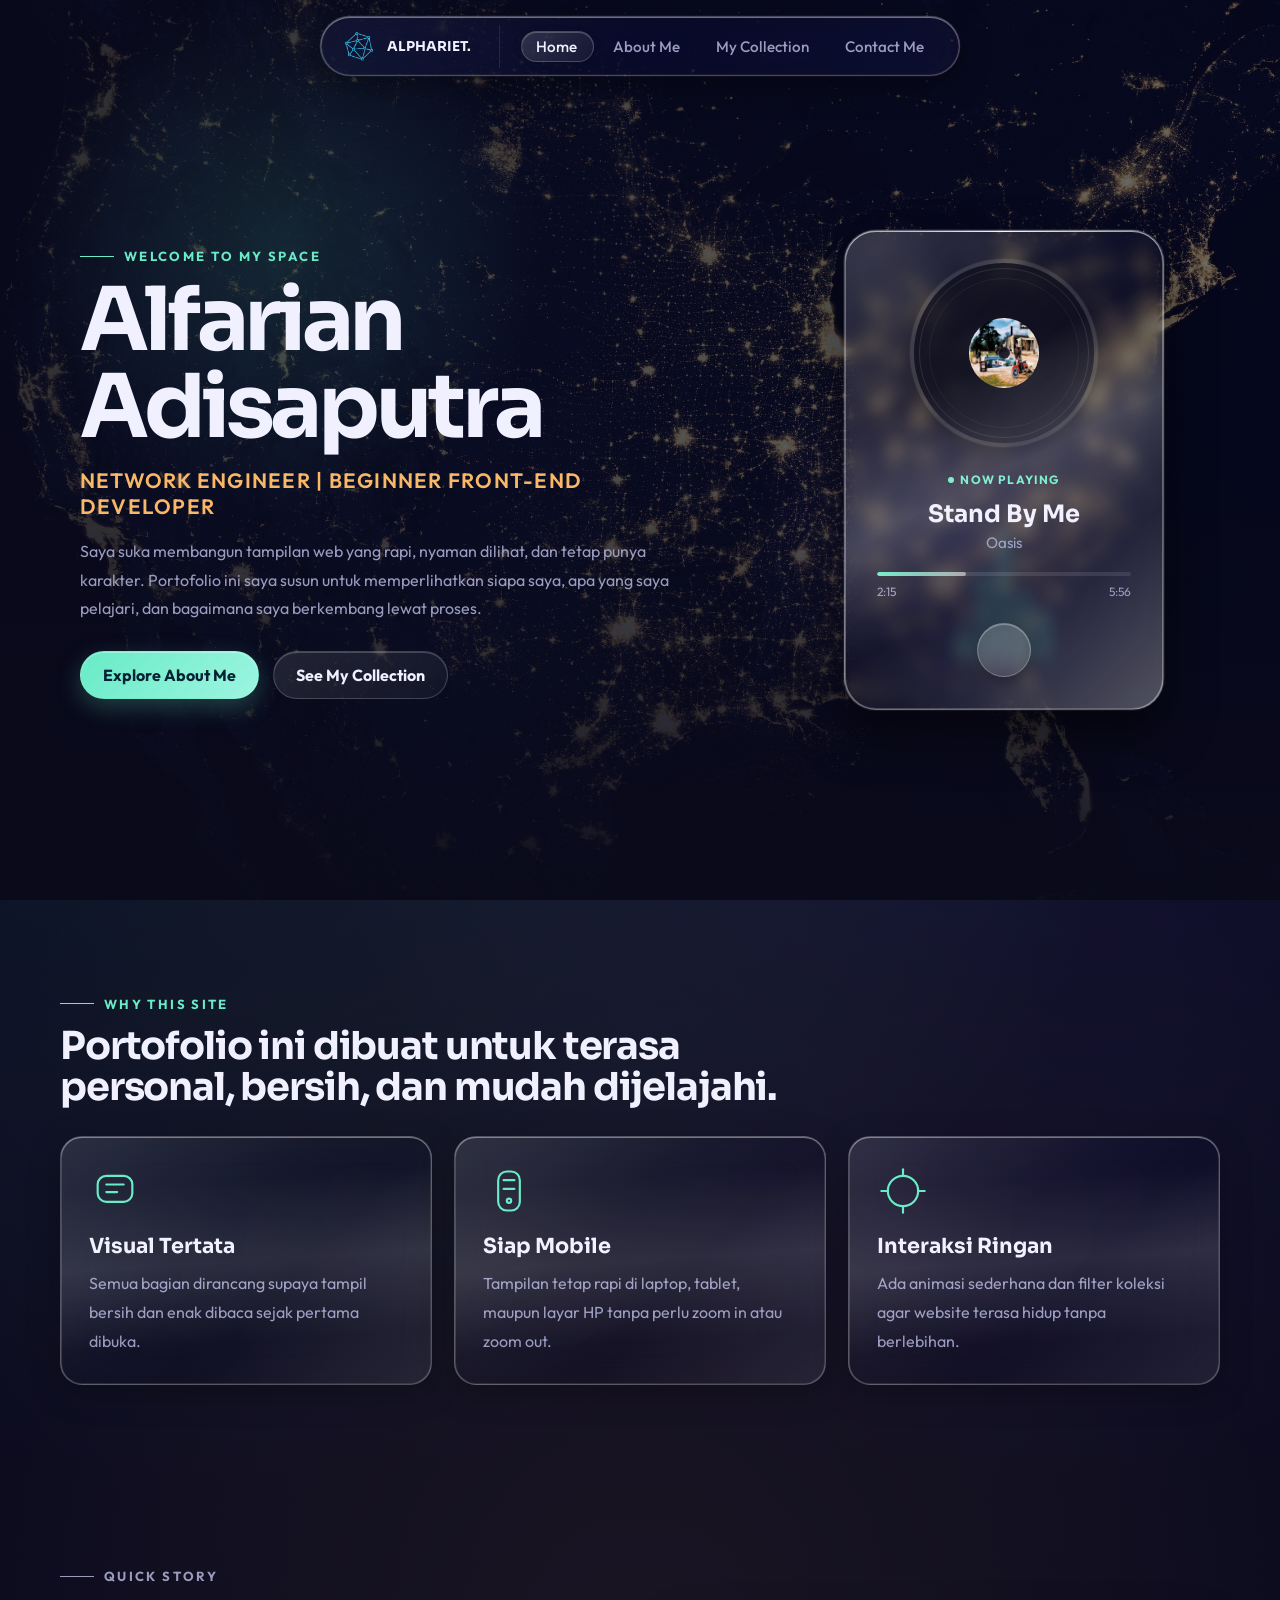
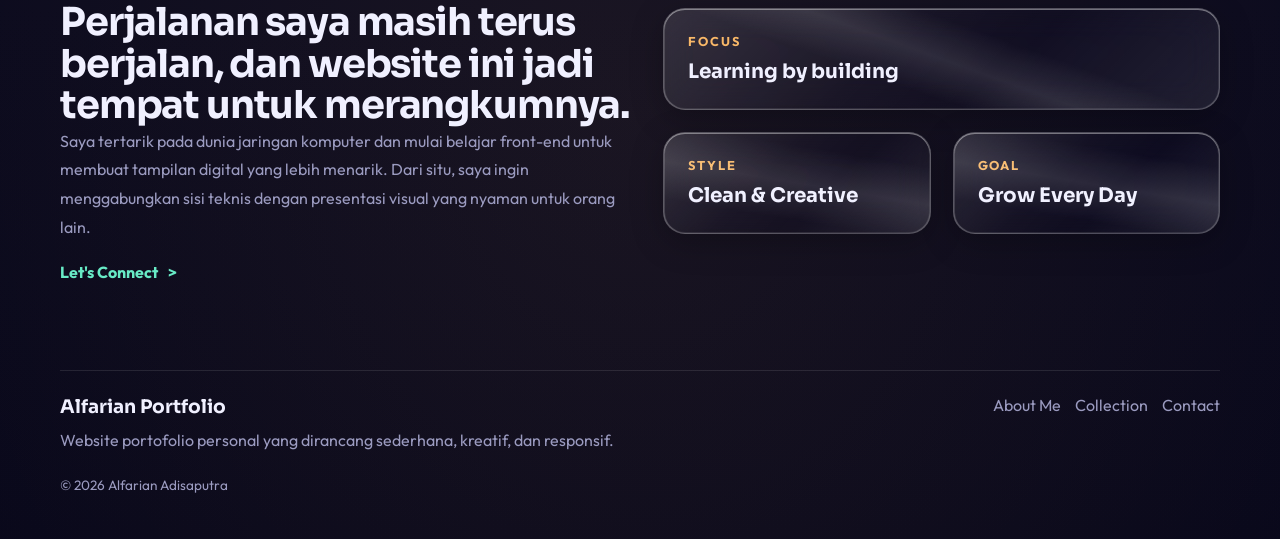
<file: index.html>
<!DOCTYPE html>
<html lang="id">

<head>
    <meta charset="UTF-8">
    <meta name="viewport" content="width=device-width, initial-scale=1.0">
    <meta name="description"
        content="Portofolio Alfarian Adisaputra - website portofolio kreatif, rapi, dan responsif.">
    <link rel="icon" href="img/logos2.png">
    <title>Alfarian | Home</title>
    <link rel="stylesheet" href="./style.css">
</head>

<body data-page="home">
    <div class="site-shell">
        <header class="site-header">
            <nav class="navbar">
                <a class="brand" href="index.html">
                    <img src="img/logos2.png" alt="Logo Alfarian" class="brand-logo">
                    <span class="brand-copy">
                        <strong>ALPHARIET.</strong>
                        <small>Web porto malas</small>
                    </span>
                </a>

                <button class="nav-toggle" type="button" aria-label="Buka menu" aria-expanded="false" data-nav-toggle>
                    <span></span>
                    <span></span>
                    <span></span>
                </button>

                <div class="nav-menu" data-nav-menu>
                    <a href="index.html" class="nav-link is-active">Home</a>
                    <a href="about.html" class="nav-link">About Me</a>
                    <a href="collection.html" class="nav-link">My Collection</a>
                    <a href="contact.html" class="nav-link">Contact Me</a>
                </div>
            </nav>
        </header>

        <main>
            <section class="hero">
                <div class="hero-content reveal">
                    <p class="eyebrow">Welcome To My Space</p>
                    <h1>Alfarian Adisaputra</h1>
                    <p class="hero-role">Network Engineer | Beginner Front-End Developer</p>
                    <p class="hero-text">
                        Saya suka membangun tampilan web yang rapi, nyaman dilihat, dan tetap punya karakter.
                        Portofolio ini saya susun untuk memperlihatkan siapa saya, apa yang saya pelajari,
                        dan bagaimana saya berkembang lewat proses.
                    </p>

                    <div class="hero-actions">
                        <a href="about.html" class="button button-primary">Explore About Me</a>
                        <a href="collection.html" class="button button-secondary">See My Collection</a>
                    </div>
                </div>

                <div class="hero-music-panel reveal is-paused">
                    <div
                        style="position: absolute; width: 0; height: 0; overflow: hidden; opacity: 0; pointer-events: none;">
                        <div id="spotify-player-container"></div>
                    </div>
                    <!-- Bouncing Equalizer Background -->
                    <div class="music-equalizer">
                        <div class="bar bar-1"></div>
                        <div class="bar bar-2"></div>
                        <div class="bar bar-3"></div>
                        <div class="bar bar-4"></div>
                        <div class="bar bar-5"></div>
                    </div>

                    <!-- Floating Music Notes -->
                    <i class="fa-solid fa-music music-note note-1"></i>
                    <i class="fa-solid fa-compact-disc music-note note-2"></i>
                    <i class="fa-solid fa-headphones music-note note-3"></i>

                    <!-- The Music Player Card -->
                    <div class="music-player-card">
                        <div class="vinyl-record">
                            <img src="img/image.png" alt="Stand By Me - Oasis" class="vinyl-art">
                            <div class="vinyl-hole"></div>
                        </div>

                        <div class="music-info">
                            <div class="now-playing-badge">
                                <span class="live-dot"></span> Now Playing
                            </div>
                            <h3>Stand By Me</h3>
                            <p>Oasis</p>

                            <div class="music-progress">
                                <div class="progress-bar">
                                    <div class="progress-fill"></div>
                                </div>
                                <div class="time-info">
                                    <span>2:15</span>
                                    <span>5:56</span>
                                </div>
                            </div>

                            <div class="music-controls">
                                <i class="fa-solid fa-backward-step"></i>
                                <div class="play-btn" id="music-play-btn">
                                    <i class="fa-solid fa-play" id="music-play-icon"></i>
                                </div>
                                <i class="fa-solid fa-forward-step"></i>
                            </div>
                        </div>
                    </div>
                </div>
            </section>

            <section class="section">
                <div class="section-heading reveal">
                    <p class="eyebrow">Why This Site</p>
                    <h2>Portofolio ini dibuat untuk terasa personal, bersih, dan mudah dijelajahi.</h2>
                </div>

                <div class="feature-grid">
                    <article class="feature-card reveal">
                        <div class="feature-icon">
                            <svg viewBox="0 0 48 48" aria-hidden="true">
                                <rect x="8" y="10" width="32" height="24" rx="8"></rect>
                                <path d="M16 18H32"></path>
                                <path d="M16 25H26"></path>
                            </svg>
                        </div>
                        <h3>Visual Tertata</h3>
                        <p>Semua bagian dirancang supaya tampil bersih dan enak dibaca sejak pertama dibuka.</p>
                    </article>

                    <article class="feature-card reveal">
                        <div class="feature-icon">
                            <svg viewBox="0 0 48 48" aria-hidden="true">
                                <rect x="14" y="6" width="20" height="36" rx="8"></rect>
                                <path d="M19 14H29"></path>
                                <path d="M19 22H29"></path>
                                <circle cx="24" cy="33" r="2"></circle>
                            </svg>
                        </div>
                        <h3>Siap Mobile</h3>
                        <p>Tampilan tetap rapi di laptop, tablet, maupun layar HP tanpa perlu zoom in atau zoom out.</p>
                    </article>

                    <article class="feature-card reveal">
                        <div class="feature-icon">
                            <svg viewBox="0 0 48 48" aria-hidden="true">
                                <circle cx="24" cy="24" r="14"></circle>
                                <path d="M24 10V4"></path>
                                <path d="M24 44V38"></path>
                                <path d="M38 24H44"></path>
                                <path d="M4 24H10"></path>
                            </svg>
                        </div>
                        <h3>Interaksi Ringan</h3>
                        <p>Ada animasi sederhana dan filter koleksi agar website terasa hidup tanpa berlebihan.</p>
                    </article>
                </div>
            </section>

            <section class="section showcase">
                <div class="showcase-copy reveal">
                    <p class="eyebrow">Quick Story</p>
                    <h2>Perjalanan saya masih terus berjalan, dan website ini jadi tempat untuk merangkumnya.</h2>
                    <p>
                        Saya tertarik pada dunia jaringan komputer dan mulai belajar front-end untuk membuat tampilan
                        digital yang lebih menarik. Dari situ, saya ingin menggabungkan sisi teknis dengan presentasi
                        visual
                        yang nyaman untuk orang lain.
                    </p>
                    <a href="contact.html" class="text-link">Let&apos;s Connect</a>
                </div>

                <div class="showcase-board reveal">
                    <div class="board-card board-card-large">
                        <span>Focus</span>
                        <strong>Learning by building</strong>
                    </div>
                    <div class="board-card">
                        <span>Style</span>
                        <strong>Clean & Creative</strong>
                    </div>
                    <div class="board-card">
                        <span>Goal</span>
                        <strong>Grow Every Day</strong>
                    </div>
                </div>
            </section>
        </main>

        <footer class="site-footer">
            <div>
                <h3>Alfarian Portfolio</h3>
                <p>Website portofolio personal yang dirancang sederhana, kreatif, dan responsif.</p>
            </div>

            <div class="footer-links">
                <a href="about.html">About Me</a>
                <a href="collection.html">Collection</a>
                <a href="contact.html">Contact</a>
            </div>

            <p class="copyright">&copy; <span data-year></span> Alfarian Adisaputra</p>
        </footer>
    </div>

    <script src="script.js"></script>
</body>

</html>
</file>
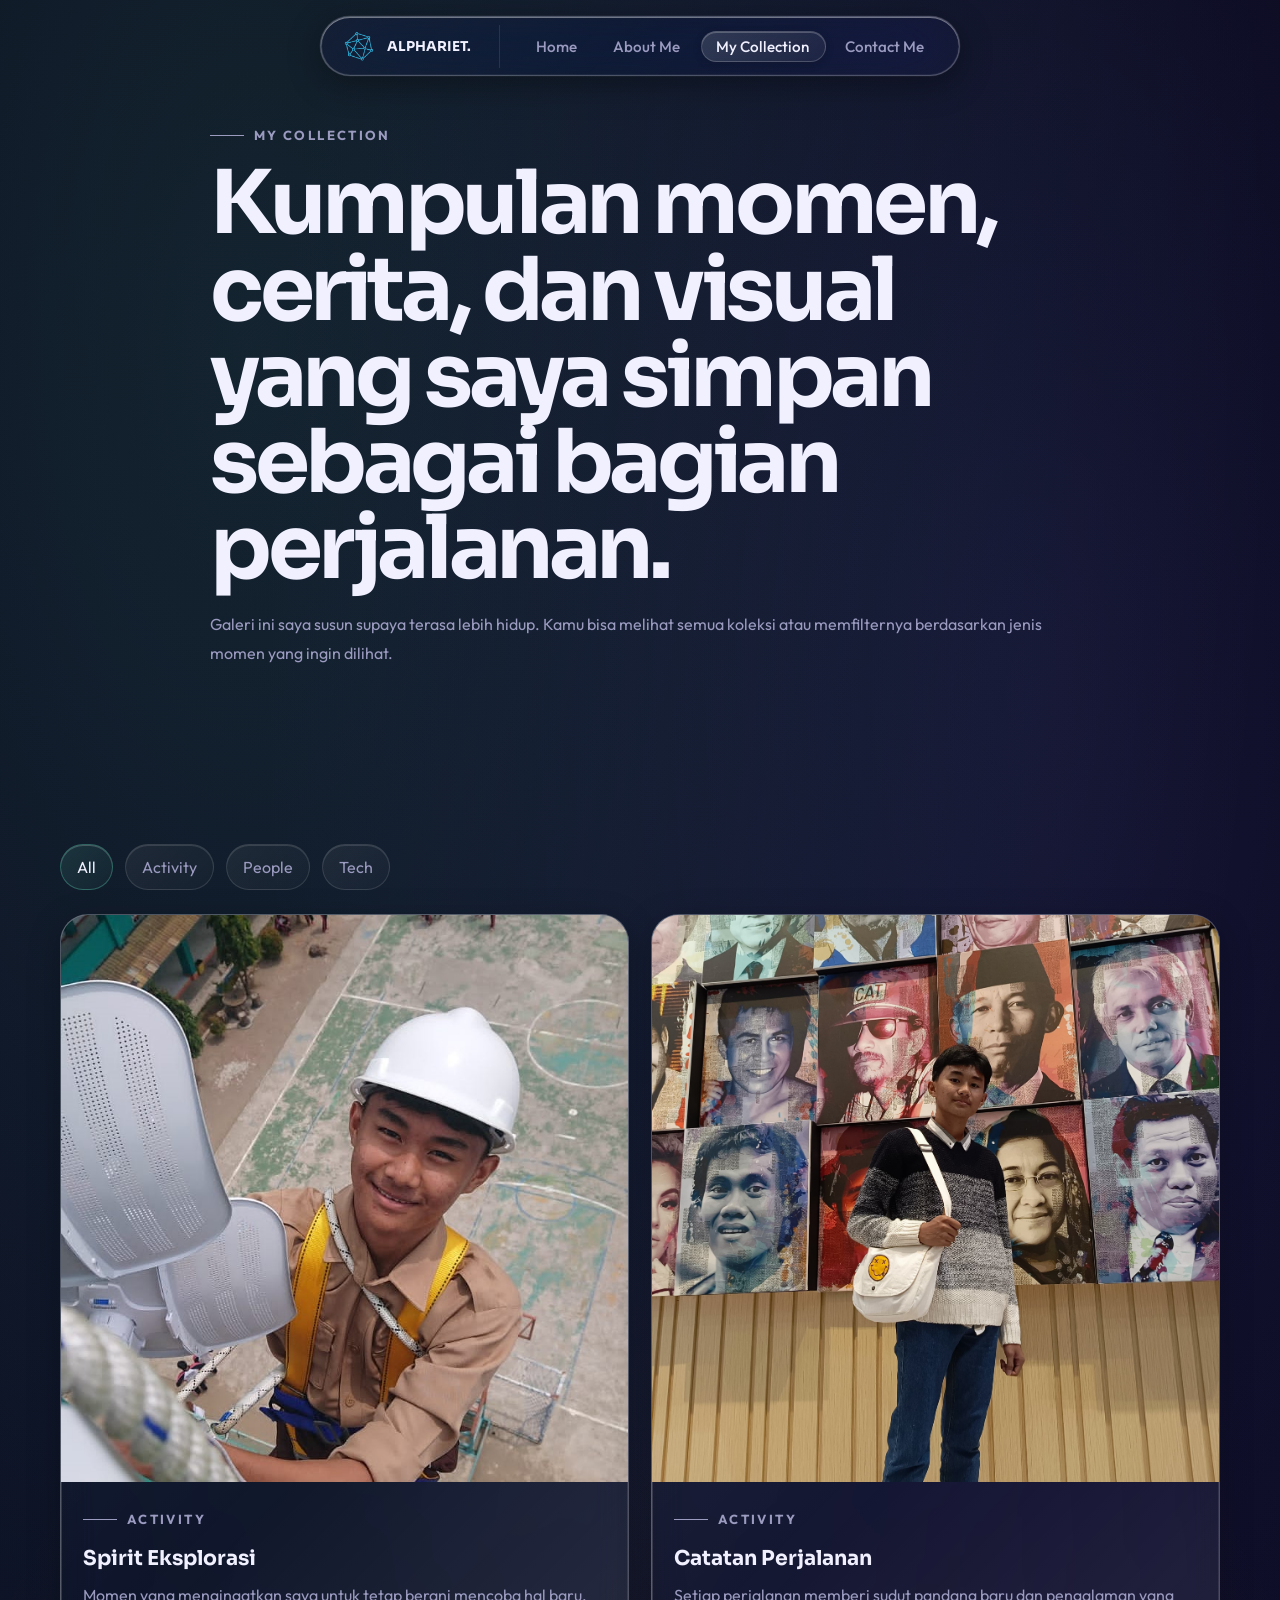
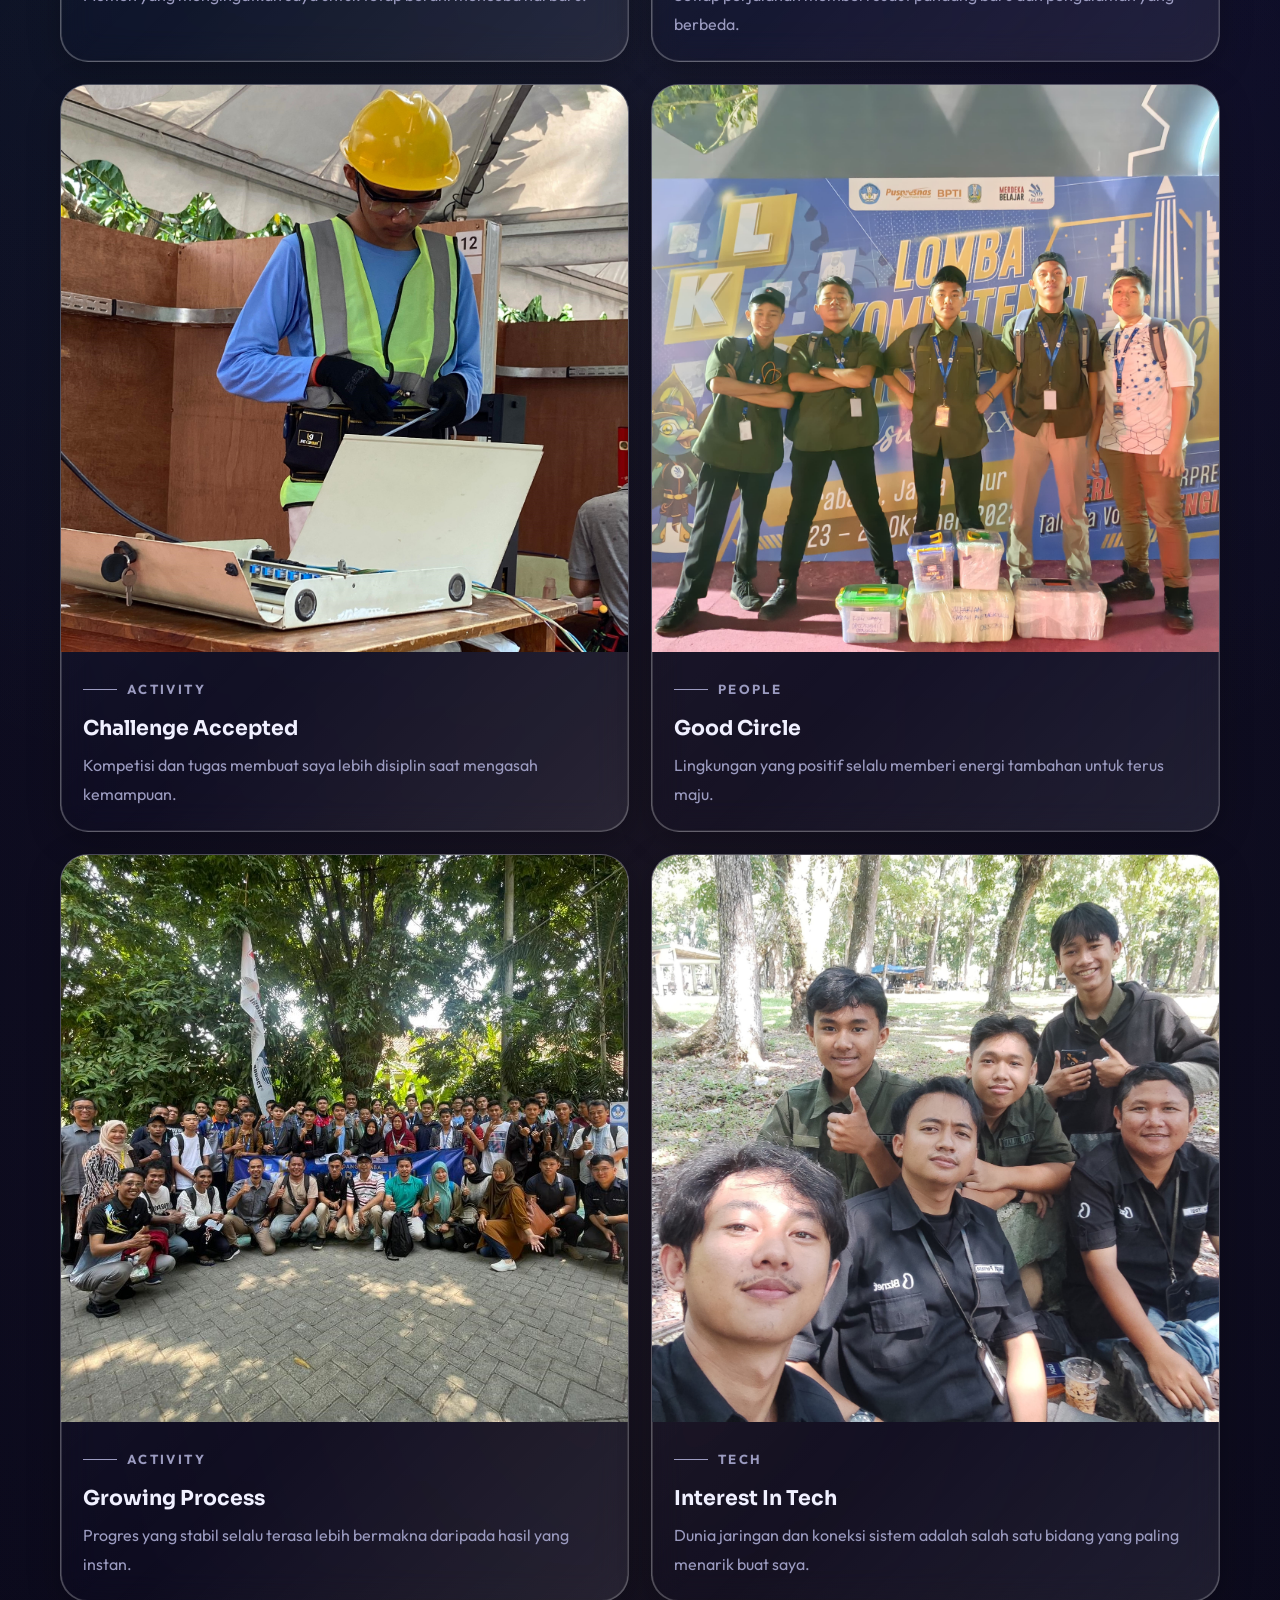
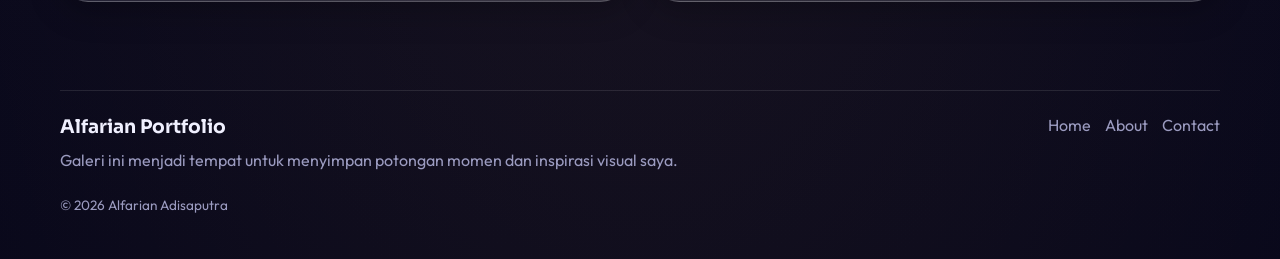
<file: collection.html>
<!DOCTYPE html>
<html lang="id">

<head>
    <meta charset="UTF-8">
    <meta name="viewport" content="width=device-width, initial-scale=1.0">
    <meta name="description" content="Koleksi momen dan dokumentasi perjalanan Alfarian Adisaputra.">
    <link rel="icon" href="img/logos2.png">
    <title>Alfarian | My Collection</title>
    <link rel="stylesheet" href="style.css">
</head>

<body data-page="collection">
    <div class="site-shell">
        <header class="site-header">
            <nav class="navbar">
                <a class="brand" href="index.html">
                    <img src="img/logos2.png" alt="Logo Alfarian" class="brand-logo">
                    <span class="brand-copy">
                        <strong>ALPHARIET.</strong>
                        <small>Creative Portfolio</small>
                    </span>
                </a>

                <button class="nav-toggle" type="button" aria-label="Buka menu" aria-expanded="false" data-nav-toggle>
                    <span></span>
                    <span></span>
                    <span></span>
                </button>

                <div class="nav-menu" data-nav-menu>
                    <a href="index.html" class="nav-link">Home</a>
                    <a href="about.html" class="nav-link">About Me</a>
                    <a href="collection.html" class="nav-link is-active">My Collection</a>
                    <a href="contact.html" class="nav-link">Contact Me</a>
                </div>
            </nav>
        </header>

        <main>
            <section class="page-banner reveal">
                <p class="eyebrow">My Collection</p>
                <h1>Kumpulan momen, cerita, dan visual yang saya simpan sebagai bagian perjalanan.</h1>
                <p>
                    Galeri ini saya susun supaya terasa lebih hidup. Kamu bisa melihat semua koleksi atau memfilternya
                    berdasarkan jenis momen yang ingin dilihat.
                </p>
            </section>

            <section class="section">
                <div class="filter-bar reveal">
                    <button class="filter-button is-active" type="button" data-filter="all">All</button>
                    <button class="filter-button" type="button" data-filter="activity">Activity</button>
                    <button class="filter-button" type="button" data-filter="people">People</button>
                    <button class="filter-button" type="button" data-filter="tech">Tech</button>
                </div>

                <div class="gallery-grid collection-grid">
                    <article class="gallery-card reveal" data-category="activity">
                        <img src="img/panjat.jpg" alt="Momen outdoor dan eksplorasi">
                        <div class="gallery-copy">
                            <p class="eyebrow">Activity</p>
                            <h3>Spirit Eksplorasi</h3>
                            <p>Momen yang mengingatkan saya untuk tetap berani mencoba hal baru.</p>
                        </div>
                    </article>

                    <article class="gallery-card reveal" data-category="activity">
                        <img src="img/hatta.jpg" alt="Dokumentasi kegiatan">
                        <div class="gallery-copy">
                            <p class="eyebrow">Activity</p>
                            <h3>Catatan Perjalanan</h3>
                            <p>Setiap perjalanan memberi sudut pandang baru dan pengalaman yang berbeda.</p>
                        </div>
                    </article>

                    <article class="gallery-card reveal" data-category="activity">
                        <img src="img/lks.jpg" alt="Dokumentasi kompetisi atau acara">
                        <div class="gallery-copy">
                            <p class="eyebrow">Activity</p>
                            <h3>Challenge Accepted</h3>
                            <p>Kompetisi dan tugas membuat saya lebih disiplin saat mengasah kemampuan.</p>
                        </div>
                    </article>

                    <article class="gallery-card reveal" data-category="people">
                        <img src="img/kwn.jpg" alt="Momen bersama teman">
                        <div class="gallery-copy">
                            <p class="eyebrow">People</p>
                            <h3>Good Circle</h3>
                            <p>Lingkungan yang positif selalu memberi energi tambahan untuk terus maju.</p>
                        </div>
                    </article>

                    <article class="gallery-card reveal" data-category="activity">
                        <img src="img/inc.jpg" alt="Dokumentasi kegiatan lain">
                        <div class="gallery-copy">
                            <p class="eyebrow">Activity</p>
                            <h3>Growing Process</h3>
                            <p>Progres yang stabil selalu terasa lebih bermakna daripada hasil yang instan.</p>
                        </div>
                    </article>

                    <article class="gallery-card reveal" data-category="tech">
                        <img src="img/biznet.jpg" alt="Visual teknologi dan jaringan">
                        <div class="gallery-copy">
                            <p class="eyebrow">Tech</p>
                            <h3>Interest In Tech</h3>
                            <p>Dunia jaringan dan koneksi sistem adalah salah satu bidang yang paling menarik buat saya.
                            </p>
                        </div>
                    </article>
                </div>
            </section>
        </main>

        <footer class="site-footer">
            <div>
                <h3>Alfarian Portfolio</h3>
                <p>Galeri ini menjadi tempat untuk menyimpan potongan momen dan inspirasi visual saya.</p>
            </div>

            <div class="footer-links">
                <a href="index.html">Home</a>
                <a href="about.html">About</a>
                <a href="contact.html">Contact</a>
            </div>

            <p class="copyright">&copy; <span data-year></span> Alfarian Adisaputra</p>
        </footer>
    </div>

    <script src="script.js"></script>
</body>

</html>
</file>
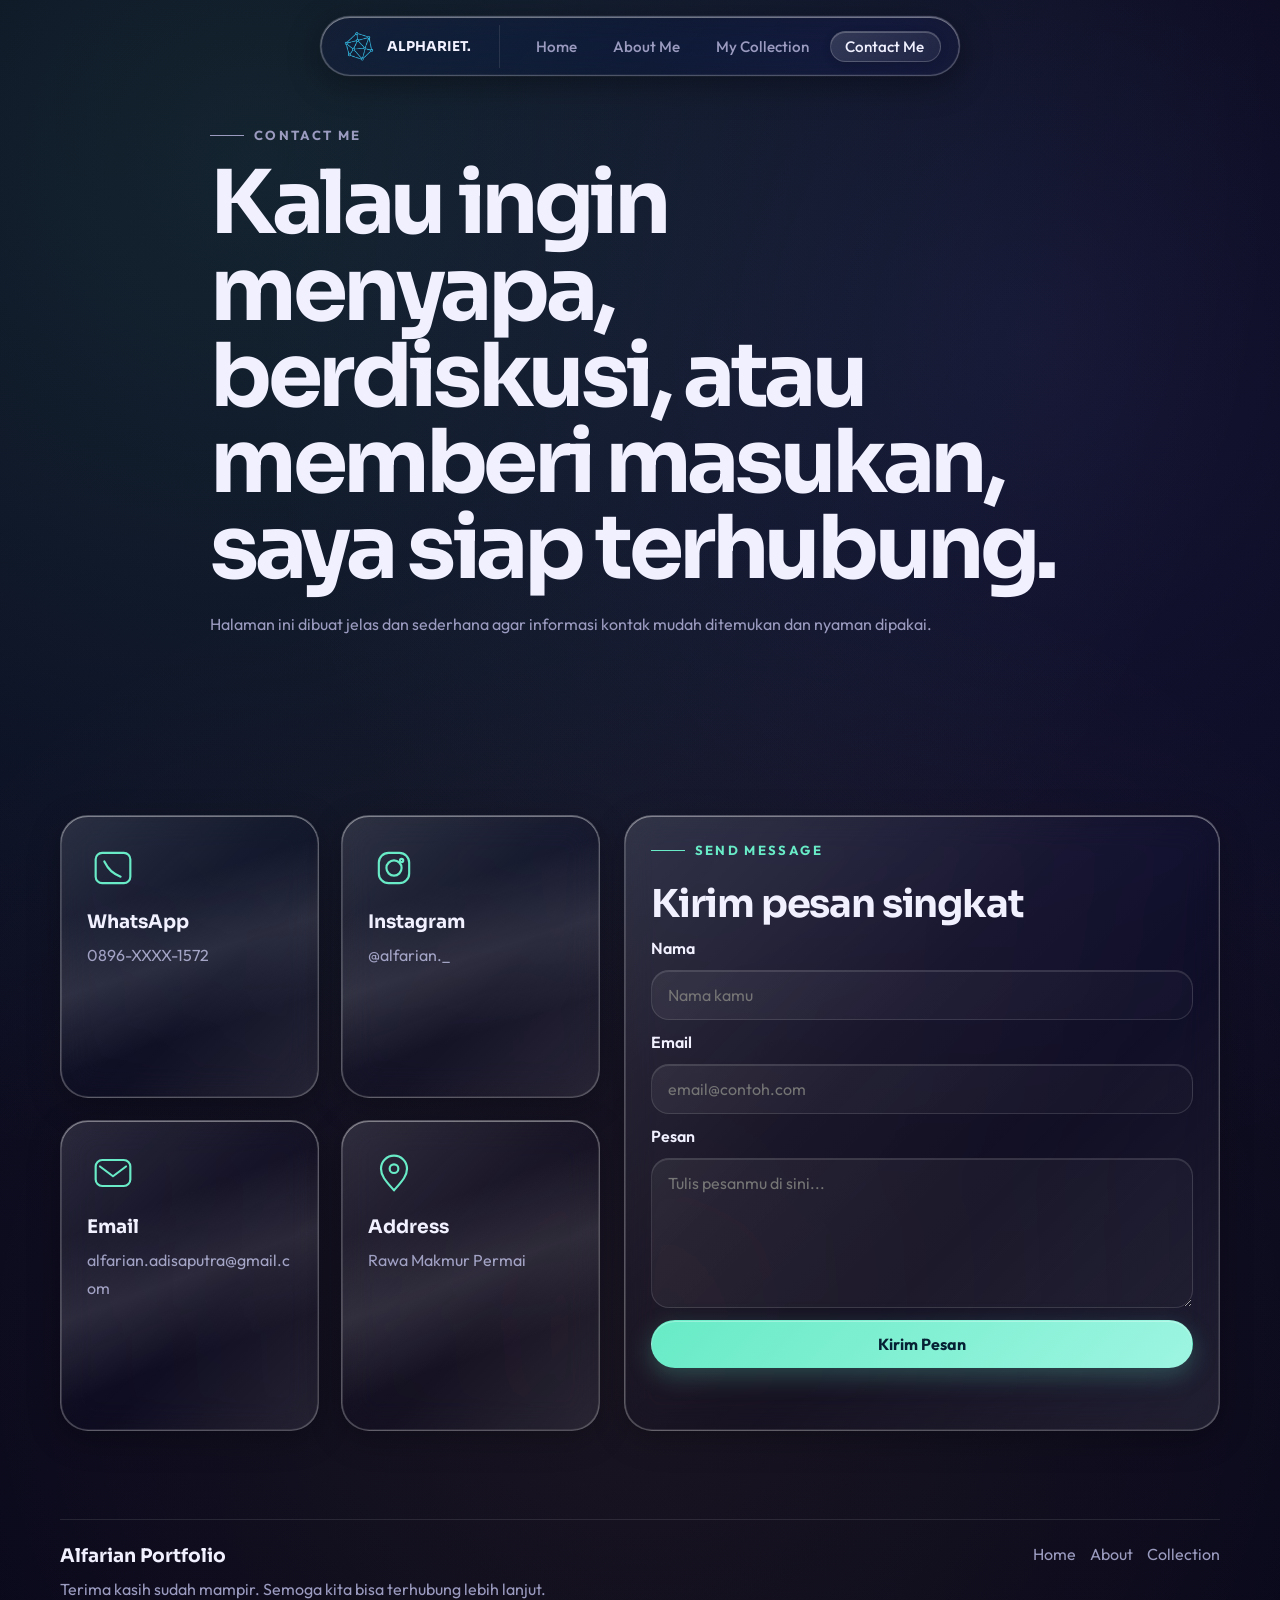
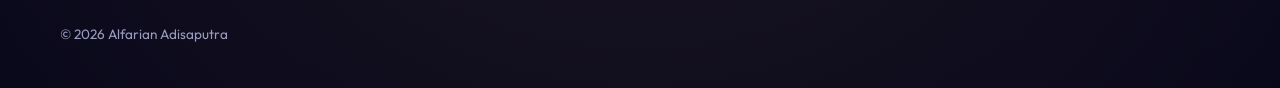
<file: contact.html>
<!DOCTYPE html>
<html lang="id">

<head>
    <meta charset="UTF-8">
    <meta name="viewport" content="width=device-width, initial-scale=1.0">
    <meta name="description" content="Hubungi Alfarian Adisaputra melalui halaman contact me.">
    <link rel="icon" href="img/logos2.png">
    <title>Alfarian | Contact Me</title>
    <link rel="stylesheet" href="style.css">
</head>

<body data-page="contact">
    <div class="site-shell">
        <header class="site-header">
            <nav class="navbar">
                <a class="brand" href="index.html">
                    <img src="img/logos2.png" alt="Logo Alfarian" class="brand-logo">
                    <span class="brand-copy">
                        <strong>ALPHARIET.</strong>
                        <small>Creative Portfolio</small>
                    </span>
                </a>

                <button class="nav-toggle" type="button" aria-label="Buka menu" aria-expanded="false" data-nav-toggle>
                    <span></span>
                    <span></span>
                    <span></span>
                </button>

                <div class="nav-menu" data-nav-menu>
                    <a href="index.html" class="nav-link">Home</a>
                    <a href="about.html" class="nav-link">About Me</a>
                    <a href="collection.html" class="nav-link">My Collection</a>
                    <a href="contact.html" class="nav-link is-active">Contact Me</a>
                </div>
            </nav>
        </header>

        <main>
            <section class="page-banner reveal">
                <p class="eyebrow">Contact Me</p>
                <h1>Kalau ingin menyapa, berdiskusi, atau memberi masukan, saya siap terhubung.</h1>
                <p>
                    Halaman ini dibuat jelas dan sederhana agar informasi kontak mudah ditemukan dan nyaman dipakai.
                </p>
            </section>

            <section class="section contact-layout">
                <div class="contact-cards">
                    <article class="contact-card reveal">
                        <div class="contact-icon">
                            <svg viewBox="0 0 48 48" aria-hidden="true">
                                <path
                                    d="M14 10H34A6 6 0 0 1 40 16V32A6 6 0 0 1 34 38H14A6 6 0 0 1 8 32V16A6 6 0 0 1 14 10Z">
                                </path>
                                <path d="M16 18C20 26 24 29 31 32"></path>
                            </svg>
                        </div>
                        <h3>WhatsApp</h3>
                        <p>0896-XXXX-1572</p>
                    </article>

                    <article class="contact-card reveal">
                        <div class="contact-icon">
                            <svg viewBox="0 0 48 48" aria-hidden="true">
                                <rect x="10" y="10" width="28" height="28" rx="9"></rect>
                                <circle cx="24" cy="24" r="7"></circle>
                                <circle cx="31" cy="17" r="1.5"></circle>
                            </svg>
                        </div>
                        <h3>Instagram</h3>
                        <p>@alfarian._</p>
                    </article>

                    <article class="contact-card reveal">
                        <div class="contact-icon">
                            <svg viewBox="0 0 48 48" aria-hidden="true">
                                <rect x="8" y="12" width="32" height="24" rx="6"></rect>
                                <path d="M12 18L24 27L36 18"></path>
                            </svg>
                        </div>
                        <h3>Email</h3>
                        <p>alfarian.adisaputra@gmail.com</p>
                    </article>

                    <article class="contact-card reveal">
                        <div class="contact-icon">
                            <svg viewBox="0 0 48 48" aria-hidden="true">
                                <path d="M24 40C31 32 36 27 36 20A12 12 0 1 0 12 20C12 27 17 32 24 40Z"></path>
                                <circle cx="24" cy="20" r="4"></circle>
                            </svg>
                        </div>
                        <h3>Address</h3>
                        <p>Rawa Makmur Permai</p>
                    </article>
                </div>

                <form class="contact-form reveal" data-contact-form>
                    <p class="eyebrow">Send Message</p>
                    <h2>Kirim pesan singkat</h2>

                    <label for="name">Nama</label>
                    <input id="name" name="name" type="text" placeholder="Nama kamu" required>

                    <label for="email">Email</label>
                    <input id="email" name="email" type="email" placeholder="email@contoh.com" required>

                    <label for="message">Pesan</label>
                    <textarea id="message" name="message" rows="5" placeholder="Tulis pesanmu di sini..."
                        required></textarea>

                    <button type="submit" class="button button-primary">Kirim Pesan</button>
                    <p class="form-message" data-form-message aria-live="polite"></p>
                </form>
            </section>
        </main>

        <footer class="site-footer">
            <div>
                <h3>Alfarian Portfolio</h3>
                <p>Terima kasih sudah mampir. Semoga kita bisa terhubung lebih lanjut.</p>
            </div>

            <div class="footer-links">
                <a href="index.html">Home</a>
                <a href="about.html">About</a>
                <a href="collection.html">Collection</a>
            </div>

            <p class="copyright">&copy; <span data-year></span> Alfarian Adisaputra</p>
        </footer>
    </div>

    <script src="script.js"></script>
</body>

</html>
</file>
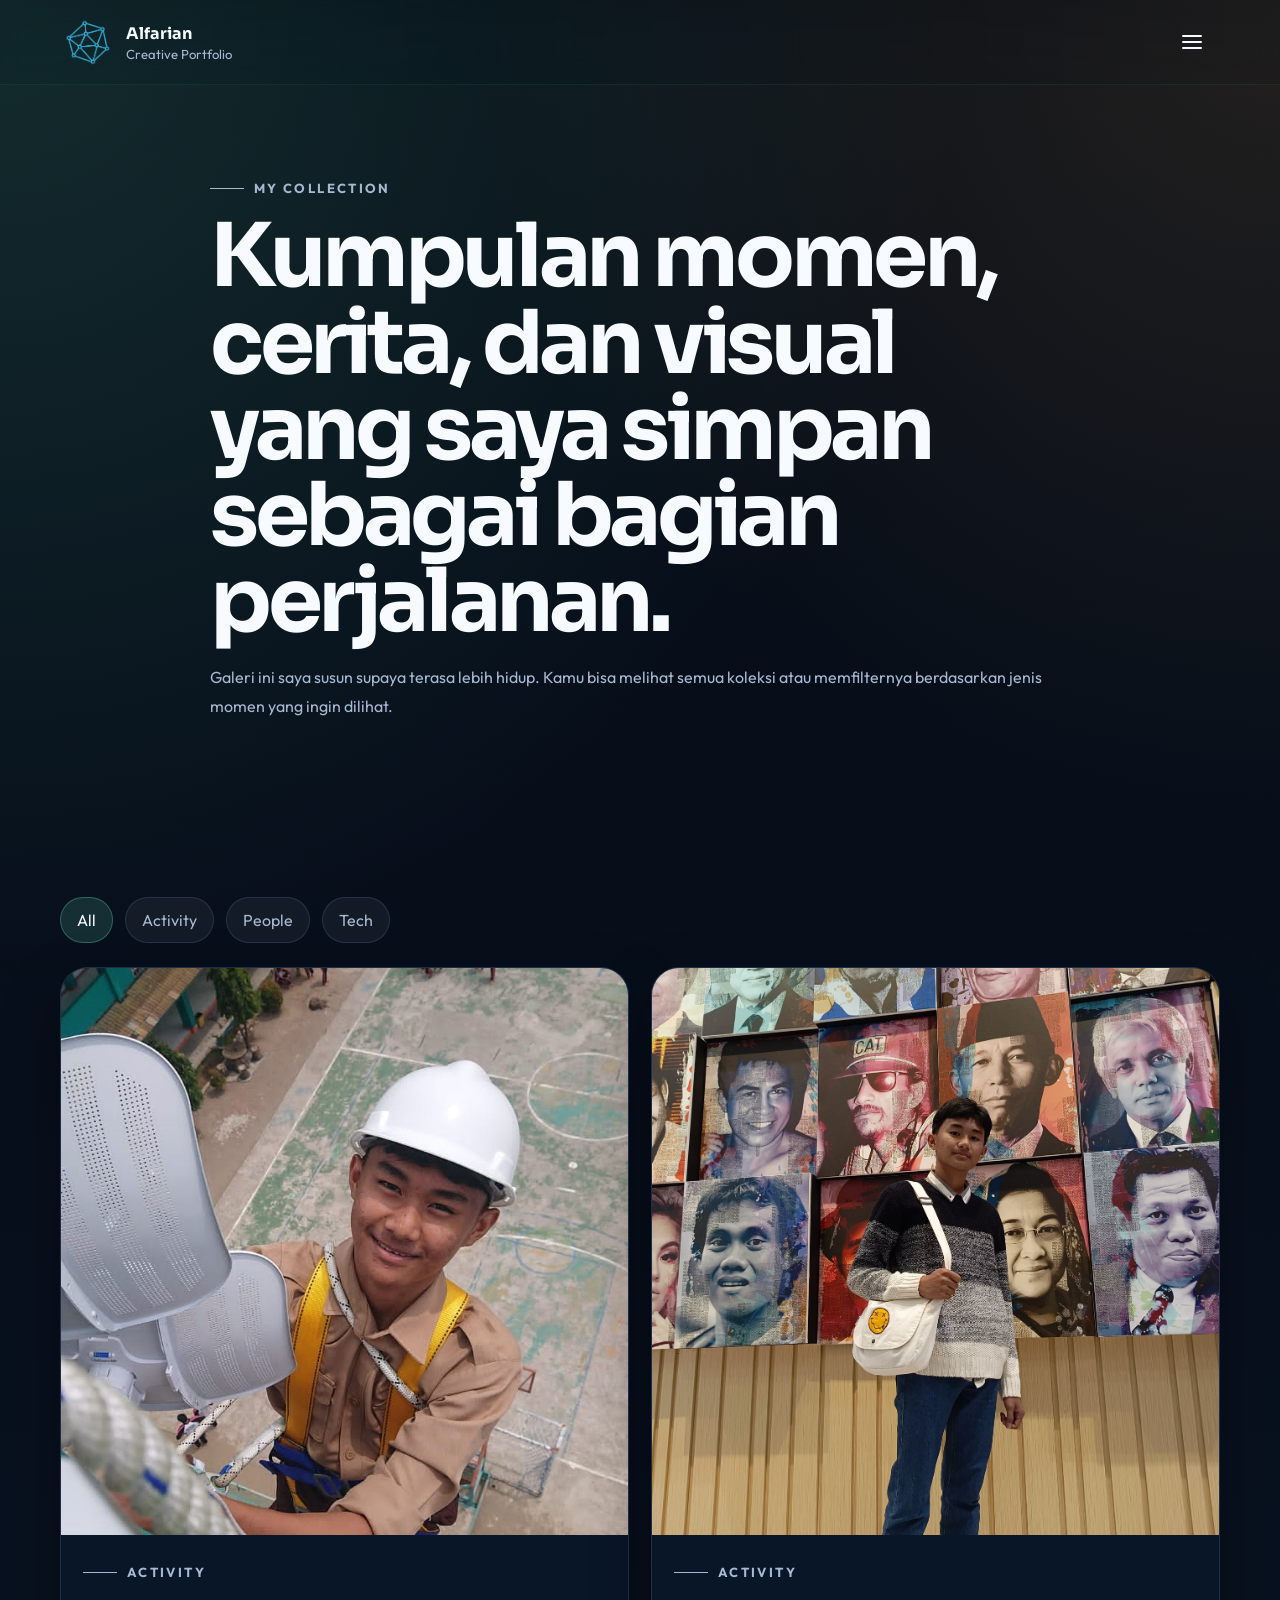
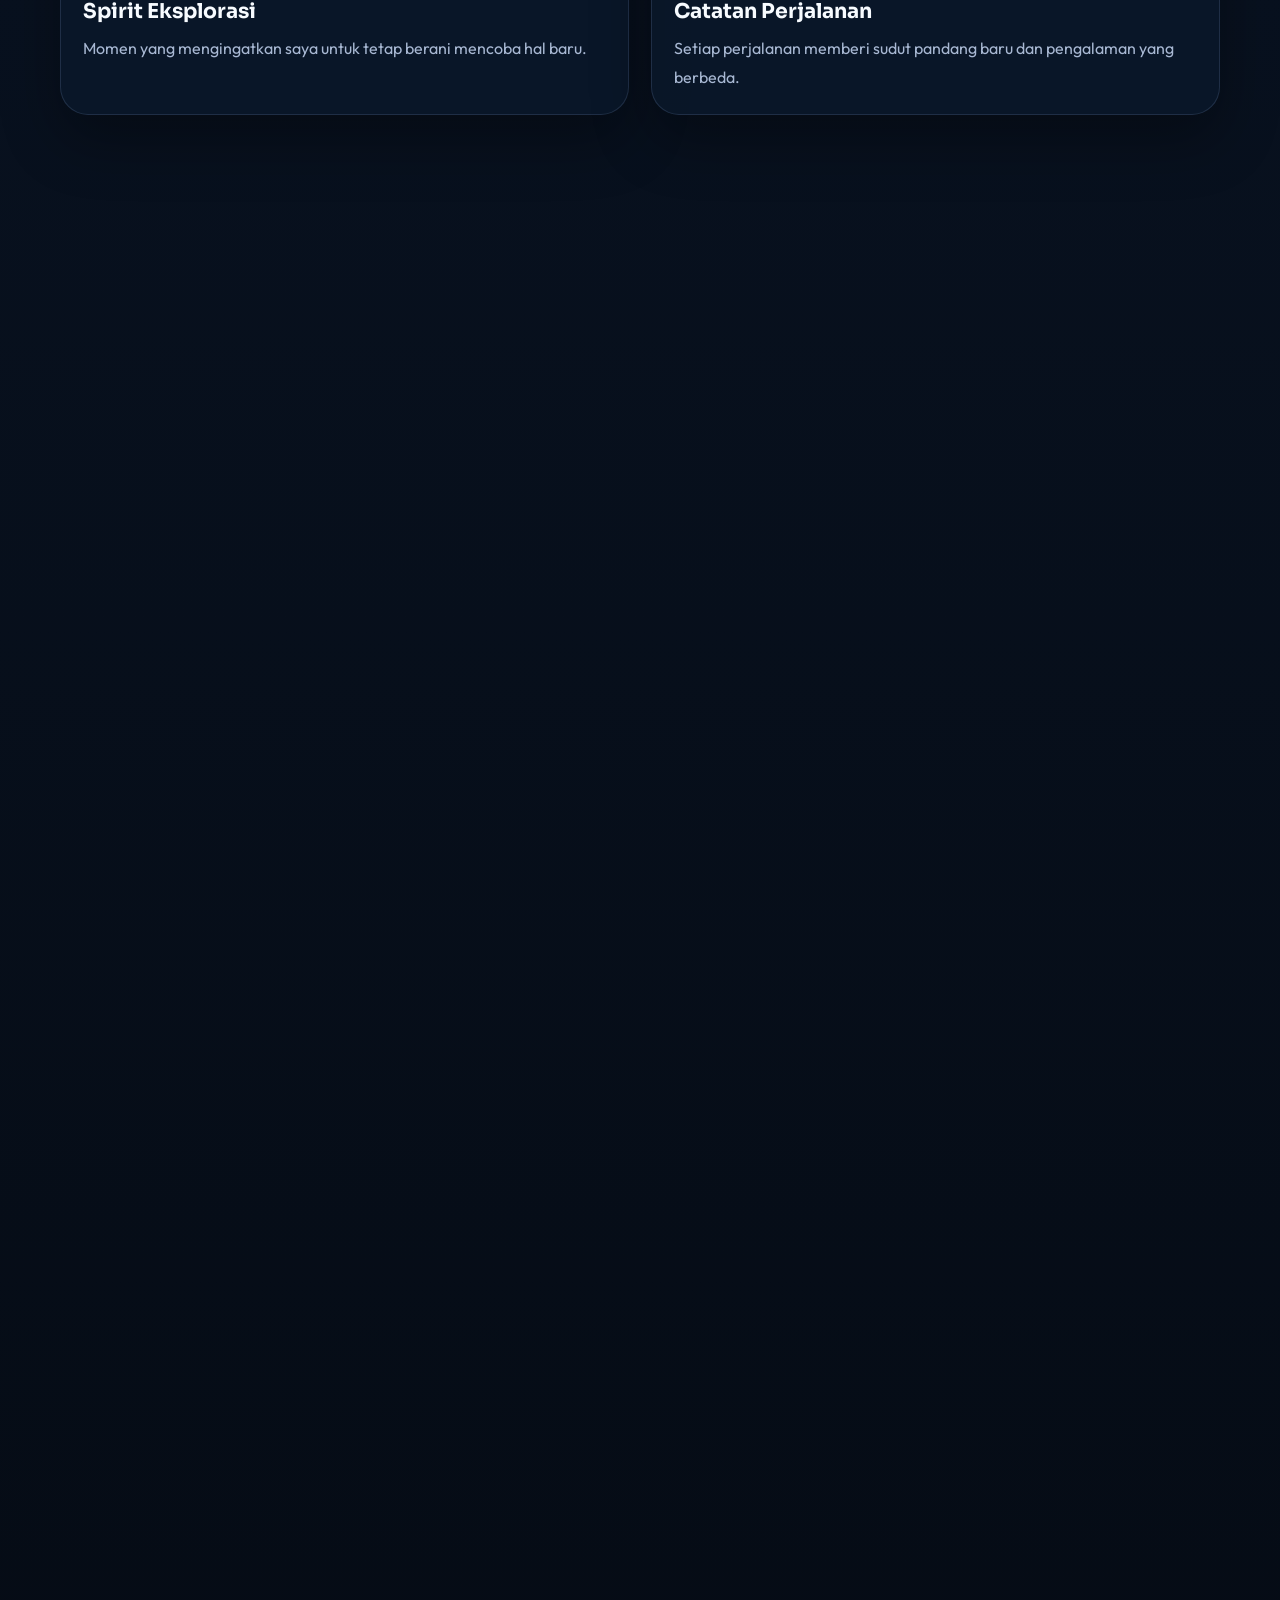
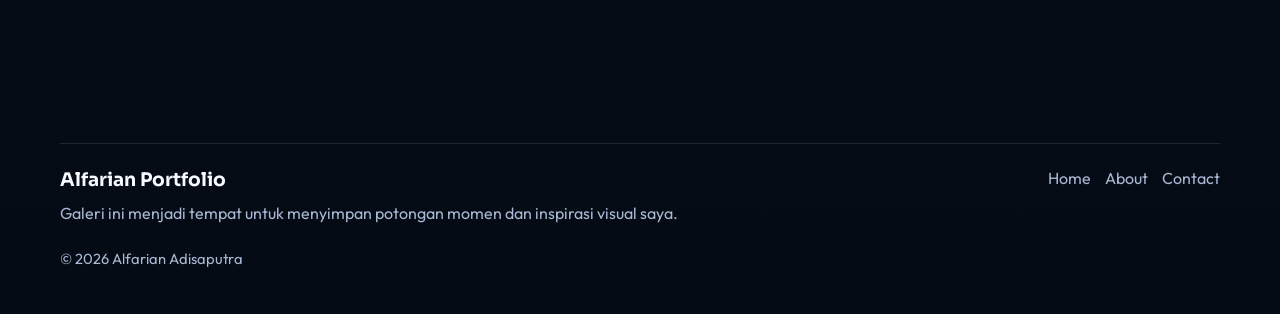
<file: myfirstweb/collection.html>
<!DOCTYPE html>
<html lang="id">

<head>
    <meta charset="UTF-8">
    <meta name="viewport" content="width=device-width, initial-scale=1.0">
    <meta name="description" content="Koleksi momen dan dokumentasi perjalanan Alfarian Adisaputra.">
    <link rel="icon" href="img/logos2.png">
    <title>Alfarian | My Collection</title>
    <link rel="stylesheet" href="style.css">
</head>

<body data-page="collection">
    <div class="site-shell">
        <header class="site-header">
            <nav class="navbar">
                <a class="brand" href="index.html">
                    <img src="img/logos2.png" alt="Logo Alfarian" class="brand-logo">
                    <span class="brand-copy">
                        <strong>Alfarian</strong>
                        <small>Creative Portfolio</small>
                    </span>
                </a>

                <button class="nav-toggle" type="button" aria-label="Buka menu" aria-expanded="false" data-nav-toggle>
                    <span></span>
                    <span></span>
                    <span></span>
                </button>

                <div class="nav-menu" data-nav-menu>
                    <a href="index.html" class="nav-link">Home</a>
                    <a href="about.html" class="nav-link">About Me</a>
                    <a href="collection.html" class="nav-link is-active">My Collection</a>
                    <a href="contact.html" class="nav-link">Contact Me</a>
                </div>
            </nav>
        </header>

        <main>
            <section class="page-banner reveal">
                <p class="eyebrow">My Collection</p>
                <h1>Kumpulan momen, cerita, dan visual yang saya simpan sebagai bagian perjalanan.</h1>
                <p>
                    Galeri ini saya susun supaya terasa lebih hidup. Kamu bisa melihat semua koleksi atau memfilternya
                    berdasarkan jenis momen yang ingin dilihat.
                </p>
            </section>

            <section class="section">
                <div class="filter-bar reveal">
                    <button class="filter-button is-active" type="button" data-filter="all">All</button>
                    <button class="filter-button" type="button" data-filter="activity">Activity</button>
                    <button class="filter-button" type="button" data-filter="people">People</button>
                    <button class="filter-button" type="button" data-filter="tech">Tech</button>
                </div>

                <div class="gallery-grid collection-grid">
                    <article class="gallery-card reveal" data-category="activity">
                        <img src="img/panjat.jpg" alt="Momen outdoor dan eksplorasi">
                        <div class="gallery-copy">
                            <p class="eyebrow">Activity</p>
                            <h3>Spirit Eksplorasi</h3>
                            <p>Momen yang mengingatkan saya untuk tetap berani mencoba hal baru.</p>
                        </div>
                    </article>

                    <article class="gallery-card reveal" data-category="activity">
                        <img src="img/hatta.jpg" alt="Dokumentasi kegiatan">
                        <div class="gallery-copy">
                            <p class="eyebrow">Activity</p>
                            <h3>Catatan Perjalanan</h3>
                            <p>Setiap perjalanan memberi sudut pandang baru dan pengalaman yang berbeda.</p>
                        </div>
                    </article>

                    <article class="gallery-card reveal" data-category="activity">
                        <img src="img/lks.jpg" alt="Dokumentasi kompetisi atau acara">
                        <div class="gallery-copy">
                            <p class="eyebrow">Activity</p>
                            <h3>Challenge Accepted</h3>
                            <p>Kompetisi dan tugas membuat saya lebih disiplin saat mengasah kemampuan.</p>
                        </div>
                    </article>

                    <article class="gallery-card reveal" data-category="people">
                        <img src="img/kwn.jpg" alt="Momen bersama teman">
                        <div class="gallery-copy">
                            <p class="eyebrow">People</p>
                            <h3>Good Circle</h3>
                            <p>Lingkungan yang positif selalu memberi energi tambahan untuk terus maju.</p>
                        </div>
                    </article>

                    <article class="gallery-card reveal" data-category="activity">
                        <img src="img/inc.jpg" alt="Dokumentasi kegiatan lain">
                        <div class="gallery-copy">
                            <p class="eyebrow">Activity</p>
                            <h3>Growing Process</h3>
                            <p>Progres yang stabil selalu terasa lebih bermakna daripada hasil yang instan.</p>
                        </div>
                    </article>

                    <article class="gallery-card reveal" data-category="tech">
                        <img src="img/biznet.jpg" alt="Visual teknologi dan jaringan">
                        <div class="gallery-copy">
                            <p class="eyebrow">Tech</p>
                            <h3>Interest In Tech</h3>
                            <p>Dunia jaringan dan koneksi sistem adalah salah satu bidang yang paling menarik buat saya.
                            </p>
                        </div>
                    </article>
                </div>
            </section>
        </main>

        <footer class="site-footer">
            <div>
                <h3>Alfarian Portfolio</h3>
                <p>Galeri ini menjadi tempat untuk menyimpan potongan momen dan inspirasi visual saya.</p>
            </div>

            <div class="footer-links">
                <a href="index.html">Home</a>
                <a href="about.html">About</a>
                <a href="contact.html">Contact</a>
            </div>

            <p class="copyright">&copy; <span data-year></span> Alfarian Adisaputra</p>
        </footer>
    </div>

    <script src="script.js"></script>
</body>

</html>
</file>
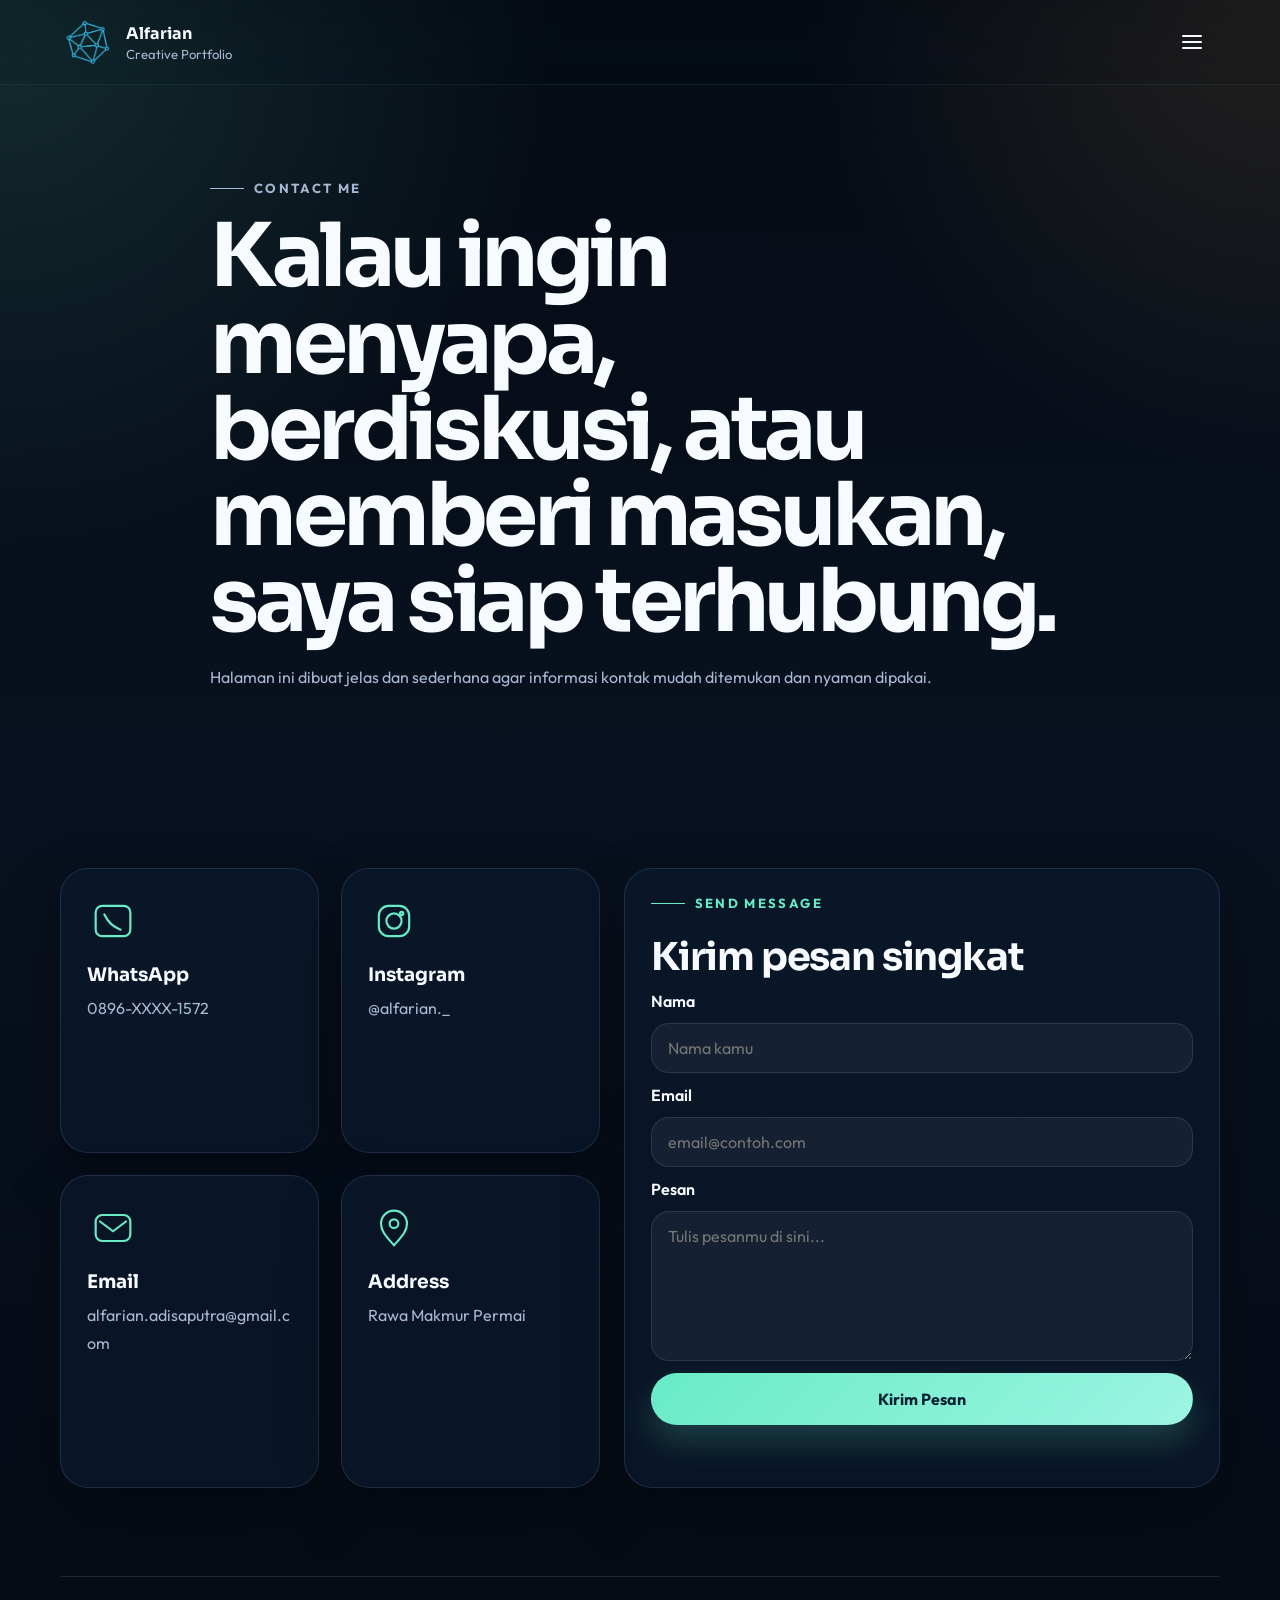
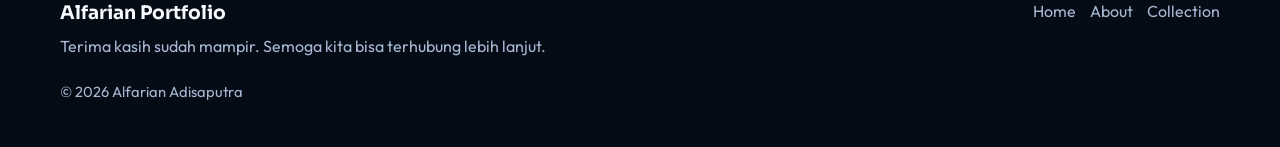
<file: myfirstweb/contact.html>
<!DOCTYPE html>
<html lang="id">
<head>
    <meta charset="UTF-8">
    <meta name="viewport" content="width=device-width, initial-scale=1.0">
    <meta name="description" content="Hubungi Alfarian Adisaputra melalui halaman contact me.">
    <link rel="icon" href="img/logos2.png">
    <title>Alfarian | Contact Me</title>
    <link rel="stylesheet" href="style.css">
</head>
<body data-page="contact">
    <div class="site-shell">
        <header class="site-header">
            <nav class="navbar">
                <a class="brand" href="index.html">
                    <img src="img/logos2.png" alt="Logo Alfarian" class="brand-logo">
                    <span class="brand-copy">
                        <strong>Alfarian</strong>
                        <small>Creative Portfolio</small>
                    </span>
                </a>

                <button class="nav-toggle" type="button" aria-label="Buka menu" aria-expanded="false" data-nav-toggle>
                    <span></span>
                    <span></span>
                    <span></span>
                </button>

                <div class="nav-menu" data-nav-menu>
                    <a href="index.html" class="nav-link">Home</a>
                    <a href="about.html" class="nav-link">About Me</a>
                    <a href="collection.html" class="nav-link">My Collection</a>
                    <a href="contact.html" class="nav-link is-active">Contact Me</a>
                </div>
            </nav>
        </header>

        <main>
            <section class="page-banner reveal">
                <p class="eyebrow">Contact Me</p>
                <h1>Kalau ingin menyapa, berdiskusi, atau memberi masukan, saya siap terhubung.</h1>
                <p>
                    Halaman ini dibuat jelas dan sederhana agar informasi kontak mudah ditemukan dan nyaman dipakai.
                </p>
            </section>

            <section class="section contact-layout">
                <div class="contact-cards">
                    <article class="contact-card reveal">
                        <div class="contact-icon">
                            <svg viewBox="0 0 48 48" aria-hidden="true">
                                <path d="M14 10H34A6 6 0 0 1 40 16V32A6 6 0 0 1 34 38H14A6 6 0 0 1 8 32V16A6 6 0 0 1 14 10Z"></path>
                                <path d="M16 18C20 26 24 29 31 32"></path>
                            </svg>
                        </div>
                        <h3>WhatsApp</h3>
                        <p>0896-XXXX-1572</p>
                    </article>

                    <article class="contact-card reveal">
                        <div class="contact-icon">
                            <svg viewBox="0 0 48 48" aria-hidden="true">
                                <rect x="10" y="10" width="28" height="28" rx="9"></rect>
                                <circle cx="24" cy="24" r="7"></circle>
                                <circle cx="31" cy="17" r="1.5"></circle>
                            </svg>
                        </div>
                        <h3>Instagram</h3>
                        <p>@alfarian._</p>
                    </article>

                    <article class="contact-card reveal">
                        <div class="contact-icon">
                            <svg viewBox="0 0 48 48" aria-hidden="true">
                                <rect x="8" y="12" width="32" height="24" rx="6"></rect>
                                <path d="M12 18L24 27L36 18"></path>
                            </svg>
                        </div>
                        <h3>Email</h3>
                        <p>alfarian.adisaputra@gmail.com</p>
                    </article>

                    <article class="contact-card reveal">
                        <div class="contact-icon">
                            <svg viewBox="0 0 48 48" aria-hidden="true">
                                <path d="M24 40C31 32 36 27 36 20A12 12 0 1 0 12 20C12 27 17 32 24 40Z"></path>
                                <circle cx="24" cy="20" r="4"></circle>
                            </svg>
                        </div>
                        <h3>Address</h3>
                        <p>Rawa Makmur Permai</p>
                    </article>
                </div>

                <form class="contact-form reveal" data-contact-form>
                    <p class="eyebrow">Send Message</p>
                    <h2>Kirim pesan singkat</h2>

                    <label for="name">Nama</label>
                    <input id="name" name="name" type="text" placeholder="Nama kamu" required>

                    <label for="email">Email</label>
                    <input id="email" name="email" type="email" placeholder="email@contoh.com" required>

                    <label for="message">Pesan</label>
                    <textarea id="message" name="message" rows="5" placeholder="Tulis pesanmu di sini..." required></textarea>

                    <button type="submit" class="button button-primary">Kirim Pesan</button>
                    <p class="form-message" data-form-message aria-live="polite"></p>
                </form>
            </section>
        </main>

        <footer class="site-footer">
            <div>
                <h3>Alfarian Portfolio</h3>
                <p>Terima kasih sudah mampir. Semoga kita bisa terhubung lebih lanjut.</p>
            </div>

            <div class="footer-links">
                <a href="index.html">Home</a>
                <a href="about.html">About</a>
                <a href="collection.html">Collection</a>
            </div>

            <p class="copyright">&copy; <span data-year></span> Alfarian Adisaputra</p>
        </footer>
    </div>

    <script src="script.js"></script>
</body>
</html>
</file>
<file: style.css>
@import url('https://fonts.googleapis.com/css2?family=Outfit:wght@300;400;500;600;700;800&family=Sora:wght@500;600;700&display=swap');

:root {
    --bg: #0a0a1a;
    --bg-soft: #111128;
    --panel: rgba(255, 255, 255, 0.06);
    --panel-solid: rgba(255, 255, 255, 0.08);
    --line: rgba(255, 255, 255, 0.12);
    --line-shine: rgba(255, 255, 255, 0.25);
    --text: #f0f0ff;
    --muted: #9b9bc0;
    --accent: #68ebc6;
    --accent-warm: #f8b868;
    --shadow: 0 8px 32px rgba(0, 0, 0, 0.25);
    /* ponytail: liquid glass — NOT frosted blur. Translucent + specular edges + subtle refraction gradient */
    --glass-blur: blur(16px) saturate(120%);
    --glass-bg: linear-gradient(135deg, rgba(255, 255, 255, 0.12) 0%, rgba(255, 255, 255, 0.02) 40%, rgba(255, 255, 255, 0.0) 60%, rgba(255, 255, 255, 0.08) 100%);
    --glass-border: 1px solid rgba(255, 255, 255, 0.25);
    --glass-shine: inset 0 1px 0 rgba(255, 255, 255, 0.4), inset 0 -1px 0 rgba(255, 255, 255, 0.1);
    --glass-edge: inset 1px 0 0 rgba(255, 255, 255, 0.15), inset -1px 0 0 rgba(255, 255, 255, 0.1);
    --radius-lg: 28px;
    --radius-md: 22px;
    --radius-sm: 16px;
    --container: min(1160px, calc(100vw - 48px));
}

* {
    box-sizing: border-box;
    margin: 0;
    padding: 0;
}

html {
    scroll-behavior: smooth;
}

body {
    min-height: 100vh;
    background:
        radial-gradient(ellipse 80% 60% at 20% 10%, rgba(104, 235, 198, 0.12), transparent),
        radial-gradient(ellipse 60% 50% at 80% 20%, rgba(130, 120, 255, 0.10), transparent),
        radial-gradient(ellipse 70% 50% at 50% 80%, rgba(248, 184, 104, 0.08), transparent),
        linear-gradient(180deg, #08081a 0%, #0a0a20 50%, #06061a 100%);
    color: var(--text);
    font-family: "Outfit", sans-serif;
}



img {
    display: block;
    max-width: 100%;
}

a {
    color: inherit;
    text-decoration: none;
}

button,
input,
textarea {
    font: inherit;
}

.site-shell {
    width: 100%;
    overflow-x: clip;
}

/* ponytail: Dynamic Island navbar — sliding blob indicator via JS */
.site-header {
    position: fixed;
    top: 16px;
    left: 50%;
    transform: translateX(-50%);
    z-index: 999;
    width: auto;
    max-width: calc(100vw - 32px);
    border: 1px solid rgba(255, 255, 255, 0.25);
    border-radius: 999px;
    background: linear-gradient(135deg, rgba(30, 30, 60, 0.4) 0%, rgba(20, 20, 45, 0.2) 50%, rgba(30, 30, 60, 0.3) 100%);
    backdrop-filter: blur(32px) saturate(200%);
    -webkit-backdrop-filter: blur(32px) saturate(200%);
    box-shadow:
        inset 0 1px 0 rgba(255, 255, 255, 0.4),
        inset 0 -1px 0 rgba(255, 255, 255, 0.05),
        inset 1px 0 0 rgba(255, 255, 255, 0.15),
        inset -1px 0 0 rgba(255, 255, 255, 0.05),
        0 8px 32px rgba(0, 0, 0, 0.35),
        0 0 0 0.5px rgba(255, 255, 255, 0.1);
    transition:
        transform 0.5s cubic-bezier(0.16, 1, 0.3, 1),


        padding 0.6s cubic-bezier(0.4, 0, 0.2, 1),
        background 0.4s ease,
        border-color 0.4s ease;
    will-change: transform;
    overflow: hidden;
    /* To clip menu when compacting */
}

.site-header.is-scrolled {
    background: linear-gradient(135deg, rgba(30, 30, 60, 0.5) 0%, rgba(20, 20, 45, 0.3) 50%, rgba(30, 30, 60, 0.4) 100%);
}

.page-banner,
.section,
.site-footer {
    width: var(--container);
    margin: 0 auto;
}

.navbar {
    position: relative;
    display: flex;
    align-items: center;
    justify-content: center;
    gap: 16px;
    min-height: 58px;
    padding: 4px 12px 4px 24px;

}

.brand {
    display: inline-flex;
    align-items: center;
    gap: 12px;
    flex-shrink: 0;
}

.brand-logo {
    width: 32px;
    height: 32px;
    border-radius: 14px;
    object-fit: cover;
    border: none;
    box-shadow: none;
}

.brand-copy {
    display: grid;
    gap: 1px;
    transition: opacity 0.3s ease;
}

.brand-copy strong,
.hero h1,
.page-banner h1,
.section-heading h2,
.profile-copy h2,
.contact-form h2,
.feature-card h3,
.gallery-copy h3,
.timeline-item h3,
.showcase-copy h2 {
    font-family: "Sora", sans-serif;
}

.brand-copy strong {
    font-size: 0.85rem;
}

.brand-copy small {
    display: none;
}

.nav-menu {
    position: relative;
    display: flex;
    flex-direction: row;
    align-items: center;
    gap: 4px;
    padding: 6px;
    margin: 0 4px 0 12px;
    opacity: 1;
    pointer-events: auto;
    z-index: 10;
    border-left: 1px solid rgba(255, 255, 255, 0.10);
    padding-left: 20px;
    transition: opacity 0.4s ease, transform 0.6s cubic-bezier(0.4, 0, 0.2, 1);
    transform-origin: left center;
}

/* Sliding blob indicator — positioned by JS */
.nav-blob {
    position: absolute;
    border-radius: 999px;
    background: linear-gradient(135deg, rgba(255, 255, 255, 0.14) 0%, rgba(255, 255, 255, 0.05) 100%);
    border: 1px solid rgba(255, 255, 255, 0.18);
    box-shadow: inset 0 1px 0 rgba(255, 255, 255, 0.22), 0 2px 8px rgba(0, 0, 0, 0.15);
    /* "Melele" animation: very springy and elastic, delayed stretch */
    transition:
        left 0.4s ease,
        width 0.4s ease,
        top 0.4s ease,
        height 0.4s ease,
        opacity 0.3s ease;
    z-index: -1;
    pointer-events: none;
    opacity: 0;
}

.nav-link {
    padding: 6px 16px;
    color: var(--muted);
    border-radius: 999px;
    font-size: 0.95rem;
    font-weight: 500;
    transition: color 0.25s ease;
    white-space: nowrap;
    position: relative;
}

.nav-link:hover {
    color: var(--text);
}

.nav-link.is-active {
    color: var(--text);
}

.nav-toggle {
    display: none;
    width: 42px;
    height: 42px;
    border: none;
    border-radius: 999px;
    background: transparent;
    cursor: pointer;
    transition: background 0.2s ease;
}

.nav-toggle:hover {
    background: rgba(255, 255, 255, 0.07);
}

/* desktop: menu always visible, no toggle needed */

.nav-toggle span {
    display: block;
    width: 20px;
    height: 2px;
    margin: 4px auto;
    border-radius: 999px;
    background: var(--text);
    transition: 0.25s ease;
}

.hero {
    width: 100%;
    min-height: 100vh;
    display: grid;
    grid-template-columns: minmax(0, 700px) minmax(320px, 520px);
    justify-content: center;
    align-items: center;
    gap: 28px;
    padding: 100px 0 60px;
    position: relative;
}

.hero::before {
    content: "";
    position: absolute;
    inset: 0;
    z-index: -2;
    background:
        linear-gradient(115deg, rgba(10, 10, 26, 0.88), rgba(10, 10, 26, 0.5)),
        url("img/nasa.jpg") center/cover no-repeat;
    opacity: 0.96;
}

.hero::after {
    content: "";
    position: absolute;
    inset: 0;
    z-index: -1;
    background:
        radial-gradient(circle at 22% 28%, rgba(104, 235, 198, 0.12), transparent 22%),
        radial-gradient(circle at 75% 60%, rgba(130, 120, 255, 0.08), transparent 20%),
        linear-gradient(180deg, transparent 48%, rgba(10, 10, 26, 0.96) 100%);
}

.hero-content {
    max-width: 680px;
    padding-left: clamp(12px, 5vw, 64px);
}

.eyebrow {
    display: inline-flex;
    align-items: center;
    gap: 10px;
    margin-bottom: 14px;
    color: var(--accent);
    font-size: 0.82rem;
    font-weight: 700;
    letter-spacing: 0.18em;
    text-transform: uppercase;
}

.eyebrow::before {
    content: "";
    width: 34px;
    height: 1px;
    background: currentColor;
}

.hero h1,
.page-banner h1 {
    font-size: clamp(2.9rem, 7vw, 5.5rem);
    line-height: 0.98;
    letter-spacing: -0.05em;
}

.hero-role {
    margin-top: 16px;
    color: var(--accent-warm);
    font-size: clamp(1rem, 2vw, 1.3rem);
    font-weight: 600;
    letter-spacing: 0.06em;
    text-transform: uppercase;
}

.hero-text,
.page-banner p,
.feature-card p,
.showcase-copy p,
.profile-copy p,
.timeline-item p,
.gallery-copy p,
.contact-card p,
.site-footer p {
    color: var(--muted);
    line-height: 1.8;
}

.hero-text {
    max-width: 60ch;
    margin-top: 18px;
}

.hero-actions {
    display: flex;
    flex-wrap: wrap;
    gap: 14px;
    margin-top: 28px;
}

.button {
    display: inline-flex;
    align-items: center;
    justify-content: center;
    min-height: 48px;
    padding: 0 22px;
    border-radius: 999px;
    border: 1px solid transparent;
    font-weight: 700;
    transition: transform 0.2s ease;
}

.button:hover {
    transform: translateY(-2px);
}

.button-primary {
    background: linear-gradient(135deg, var(--accent), #9df5e1);
    color: #052133;
    box-shadow: 0 8px 24px rgba(104, 235, 198, 0.25), inset 0 1px 0 rgba(255, 255, 255, 0.3);
}

.button-secondary {
    border-color: rgba(255, 255, 255, 0.18);
    background: linear-gradient(135deg, rgba(255, 255, 255, 0.1) 0%, rgba(255, 255, 255, 0.04) 100%);
    box-shadow: inset 0 1px 0 rgba(255, 255, 255, 0.2);
}

.feature-card,
.timeline-item,
.gallery-card,
.contact-card,
.contact-form,
.board-card {
    position: relative;
    overflow: hidden;
    border: var(--glass-border);
    background: var(--glass-bg);
    backdrop-filter: var(--glass-blur);
    -webkit-backdrop-filter: var(--glass-blur);
    box-shadow: var(--glass-shine), var(--glass-edge), var(--shadow);
    transition: transform 0.3s ease, box-shadow 0.3s ease, border-color 0.3s ease;
}

/* Add subtle glare to all glass cards */
.feature-card::before,
.contact-card::before,
.board-card::before {
    content: '';
    position: absolute;
    top: -50%;
    left: -50%;
    width: 200%;
    height: 200%;
    background: linear-gradient(to bottom right,
            rgba(255, 255, 255, 0) 0%,
            rgba(255, 255, 255, 0) 40%,
            rgba(255, 255, 255, 0.1) 50%,
            rgba(255, 255, 255, 0) 60%,
            rgba(255, 255, 255, 0) 100%);
    transform: rotate(30deg);
    pointer-events: none;
    z-index: 0;
}

.feature-card:hover,
.timeline-item:hover,
.contact-card:hover,
.board-card:hover {
    border-color: rgba(255, 255, 255, 0.35);
    box-shadow: var(--glass-shine), var(--glass-edge), 0 16px 48px rgba(0, 0, 0, 0.3), 0 0 0 0.5px rgba(255, 255, 255, 0.15);
}

.feature-icon svg,
.contact-icon svg {
    width: 100%;
    height: auto;
}

.section,
.page-banner {
    padding: 88px 0;
}

.page-banner {
    max-width: 860px;
    padding-top: 120px;
}

.page-banner p:last-child {
    margin-top: 18px;
}

.section-heading {
    max-width: 760px;
    margin-bottom: 28px;
}

.section-heading h2,
.showcase-copy h2,
.profile-copy h2,
.skills-box h2,
.contact-form h2 {
    font-size: clamp(2rem, 3vw, 3rem);
    line-height: 1.08;
    letter-spacing: -0.03em;
}

.feature-grid,
.gallery-grid,
.contact-cards,
.showcase-board {
    display: grid;
    gap: 22px;
}

.feature-grid {
    grid-template-columns: repeat(3, minmax(0, 1fr));
}

.feature-card {
    padding: 28px;
    border-radius: var(--radius-md);
}

.feature-icon,
.contact-icon {
    width: 52px;
    height: 52px;
    margin-bottom: 16px;
}

.feature-icon svg rect,
.feature-icon svg circle,
.feature-icon svg path,
.contact-icon svg rect,
.contact-icon svg circle,
.contact-icon svg path {
    fill: none;
    stroke: var(--accent);
    stroke-width: 2;
    stroke-linecap: round;
    stroke-linejoin: round;
}

.feature-card h3 {
    margin-bottom: 10px;
    font-size: 1.3rem;
}

.showcase {
    display: grid;
    grid-template-columns: minmax(0, 1.02fr) minmax(280px, 0.98fr);
    gap: 24px;
    align-items: center;
}

.text-link {
    display: inline-flex;
    align-items: center;
    gap: 10px;
    margin-top: 20px;
    color: var(--accent);
    font-weight: 700;
}

.text-link::after {
    content: ">";
}

.showcase-board {
    grid-template-columns: repeat(2, minmax(0, 1fr));
}

.board-card {
    padding: 24px;
    border-radius: var(--radius-md);
}

.board-card span {
    display: block;
    margin-bottom: 10px;
    color: var(--accent-warm);
    font-size: 0.8rem;
    font-weight: 700;
    letter-spacing: 0.14em;
    text-transform: uppercase;
}

.board-card strong {
    font-family: "Sora", sans-serif;
    font-size: 1.25rem;
    line-height: 1.3;
}

.board-card-large {
    grid-column: 1 / -1;
}

.skill-track {
    height: 10px;
    border-radius: 999px;
    background: rgba(255, 255, 255, 0.06);
    overflow: hidden;
    border: 1px solid rgba(255, 255, 255, 0.06);
}

.skill-track span {
    display: block;
    height: 100%;
    border-radius: inherit;
    background: linear-gradient(90deg, var(--accent), var(--accent-warm));
}

.timeline {
    display: grid;
    gap: 18px;
}

.timeline-item {
    display: grid;
    grid-template-columns: 72px minmax(0, 1fr);
    gap: 18px;
    padding: 24px;
    border-radius: var(--radius-md);
}

.timeline-item span {
    display: grid;
    place-items: center;
    width: 56px;
    height: 56px;
    border-radius: 18px;
    background: rgba(104, 235, 198, 0.08);
    border: 1px solid rgba(104, 235, 198, 0.15);
    color: var(--accent);
    font-family: "Sora", sans-serif;
    font-weight: 700;
    box-shadow: inset 0 1px 0 rgba(255, 255, 255, 0.1);
}

.timeline-item h3 {
    margin-bottom: 8px;
    font-size: 1.22rem;
}

.filter-bar {
    display: flex;
    flex-wrap: wrap;
    gap: 12px;
    margin-bottom: 24px;
}

.filter-button {
    padding: 12px 16px;
    border: 1px solid rgba(255, 255, 255, 0.12);
    border-radius: 999px;
    background: linear-gradient(135deg, rgba(255, 255, 255, 0.06) 0%, rgba(255, 255, 255, 0.02) 100%);
    color: var(--muted);
    cursor: pointer;
    transition: 0.2s ease;
    box-shadow: inset 0 1px 0 rgba(255, 255, 255, 0.12);
}

.filter-button:hover,
.filter-button.is-active {
    background: linear-gradient(135deg, rgba(104, 235, 198, 0.12) 0%, rgba(104, 235, 198, 0.04) 100%);
    color: var(--text);
    border-color: rgba(104, 235, 198, 0.3);
    box-shadow: inset 0 1px 0 rgba(255, 255, 255, 0.2);
}

.gallery-grid {
    grid-template-columns: repeat(2, minmax(0, 1fr));
}

.gallery-card {
    overflow: hidden;
    border-radius: var(--radius-lg);
    transition: transform 0.25s ease, opacity 0.25s ease;
}

.gallery-card:hover {
    transform: translateY(-4px);
    border-color: rgba(255, 255, 255, 0.22);
    box-shadow: var(--glass-shine), 0 16px 48px rgba(0, 0, 0, 0.3);
}

.gallery-card.is-hidden {
    display: none;
}

.gallery-card img {
    width: 100%;
    aspect-ratio: 1 / 1;
    object-fit: cover;
}

.gallery-copy {
    padding: 22px;
}

.gallery-copy h3 {
    margin-bottom: 10px;
    font-size: 1.28rem;
}

.contact-layout {
    display: grid;
    grid-template-columns: minmax(0, 0.95fr) minmax(320px, 1.05fr);
    gap: 24px;
}

.contact-cards {
    grid-template-columns: repeat(2, minmax(0, 1fr));
}

.contact-card,
.contact-form {
    padding: 26px;
    border-radius: var(--radius-lg);
}

.contact-card h3 {
    margin: 8px 0 8px;
    font-family: "Sora", sans-serif;
}

.contact-card p {
    word-break: break-word;
}

.contact-form {
    display: grid;
    gap: 12px;
}

.contact-form label {
    font-weight: 600;
}

.contact-form input,
.contact-form textarea {
    width: 100%;
    padding: 14px 16px;
    border: 1px solid rgba(255, 255, 255, 0.12);
    border-radius: 18px;
    background: linear-gradient(135deg, rgba(255, 255, 255, 0.06) 0%, rgba(255, 255, 255, 0.02) 100%);
    color: var(--text);
    outline: none;
    box-shadow: inset 0 1px 0 rgba(255, 255, 255, 0.12);
    transition: border-color 0.2s ease;
}

.contact-form input:focus,
.contact-form textarea:focus {
    border-color: rgba(104, 235, 198, 0.5);
}

.contact-form textarea {
    resize: vertical;
    min-height: 150px;
}

.form-message {
    min-height: 24px;
    color: var(--accent);
}

.site-footer {
    display: grid;
    grid-template-columns: minmax(0, 1fr) auto;
    gap: 18px 24px;
    padding: 24px 0 42px;
    border-top: 1px solid rgba(255, 255, 255, 0.10);
}

.site-footer h3 {
    margin-bottom: 8px;
    font-family: "Sora", sans-serif;
}

.footer-links {
    display: flex;
    flex-wrap: wrap;
    gap: 14px;
    justify-content: flex-end;
}

.footer-links a {
    color: var(--muted);
}

.footer-links a:hover {
    color: var(--text);
}

.copyright {
    grid-column: 1 / -1;
    color: var(--muted);
    font-size: 0.85rem;
}

.reveal {
    opacity: 0;
    transform: translateY(24px);
    transition: opacity 0.6s ease, transform 0.6s ease;
}

.reveal.is-visible {
    opacity: 1;
    transform: translateY(0);
}

.is-menu-open .nav-toggle span:nth-child(1) {
    transform: translateY(6px) rotate(45deg);
}

.is-menu-open .nav-toggle span:nth-child(2) {
    opacity: 0;
}

.is-menu-open .nav-toggle span:nth-child(3) {
    transform: translateY(-6px) rotate(-45deg);
}

.about-intro {
    display: grid;
    grid-template-columns: minmax(0, 1.1fr) minmax(320px, 1fr);
    gap: 48px;
    align-items: center;
}

.about-intro .profile-copy p {
    font-size: 1.05rem;
    color: var(--text);
    margin-bottom: 16px;
    line-height: 1.8;
}

.profile-stats {
    display: grid;
    grid-template-columns: repeat(2, 1fr);
    gap: 16px;
}

.stat-card {
    background: linear-gradient(135deg, rgba(255, 255, 255, 0.07) 0%, rgba(255, 255, 255, 0.02) 50%, rgba(255, 255, 255, 0.05) 100%);
    border: 1px solid rgba(255, 255, 255, 0.14);
    border-radius: var(--radius-md);
    padding: 24px;
    text-align: center;
    display: flex;
    flex-direction: column;
    justify-content: center;
    backdrop-filter: blur(12px) saturate(140%);
    -webkit-backdrop-filter: blur(12px) saturate(140%);
    box-shadow: inset 0 1px 0 rgba(255, 255, 255, 0.2), inset 1px 0 0 rgba(255, 255, 255, 0.06);
    transition: transform 0.2s ease, border-color 0.2s ease;
}

.stat-card:hover {
    transform: translateY(-4px);
    border-color: rgba(255, 255, 255, 0.28);
}

.stat-card strong {
    font-size: clamp(2rem, 4vw, 2.8rem);
    color: var(--accent);
    font-family: "Sora", sans-serif;
    margin-bottom: 4px;
    line-height: 1;
}

.stat-card span {
    color: var(--text);
    font-size: 0.95rem;
    font-weight: 600;
}

.stat-card small {
    color: var(--muted);
    font-size: 0.8rem;
    margin-top: 4px;
}

.contact-info-list {
    list-style: none;
    margin-top: 24px;
    display: grid;
    gap: 12px;
}

.contact-info-list li {
    display: flex;
    align-items: flex-start;
    gap: 12px;
    color: var(--muted);
    font-size: 0.95rem;
    line-height: 1.5;
}

.contact-info-list i {
    color: var(--accent);
    font-size: 1.1rem;
    width: 20px;
    text-align: center;
    margin-top: 3px;
}

.skill-grid {
    display: grid;
    grid-template-columns: repeat(3, 1fr);
    gap: 20px;
    margin-top: 32px;
}

.skill-card {
    background: linear-gradient(135deg, rgba(255, 255, 255, 0.07) 0%, rgba(255, 255, 255, 0.02) 50%, rgba(255, 255, 255, 0.05) 100%);
    border: 1px solid rgba(255, 255, 255, 0.14);
    border-radius: var(--radius-md);
    padding: 24px;
    display: flex;
    flex-direction: column;
    backdrop-filter: blur(12px) saturate(140%);
    -webkit-backdrop-filter: blur(12px) saturate(140%);
    box-shadow: inset 0 1px 0 rgba(255, 255, 255, 0.2), inset 1px 0 0 rgba(255, 255, 255, 0.06);
    transition: transform 0.25s ease, border-color 0.25s ease;
}

.skill-card:hover {
    transform: translateY(-4px);
    border-color: rgba(255, 255, 255, 0.28);
}

.skill-card.is-hidden {
    display: none;
}

.skill-card-head {
    display: flex;
    justify-content: space-between;
    align-items: center;
    margin-bottom: 8px;
}

.skill-card-head strong {
    font-family: "Sora", sans-serif;
    font-size: 1.25rem;
    color: var(--text);
}

.skill-card-head span {
    font-size: 0.85rem;
    color: var(--accent-warm);
    background: rgba(248, 184, 104, 0.08);
    border: 1px solid rgba(248, 184, 104, 0.15);
    padding: 4px 10px;
    border-radius: 999px;
    font-weight: 700;
}

.skill-card>p {
    font-size: 0.85rem;
    color: var(--muted);
    margin-bottom: 24px;
    flex-grow: 1;
}

.skill-level {
    font-size: 0.75rem;
    font-weight: 700;
    letter-spacing: 0.1em;
    text-transform: uppercase;
    color: var(--accent);
    margin-top: 12px;
}

.tech-grid {
    display: flex;
    flex-wrap: wrap;
    justify-content: center;
    gap: 24px;
    max-width: 900px;
    margin: 0 auto;
}

.tech-icon {
    display: flex;
    flex-direction: column;
    align-items: center;
    justify-content: center;
    width: 100px;
    height: 100px;
    background: linear-gradient(145deg, rgba(255, 255, 255, 0.08) 0%, rgba(255, 255, 255, 0.02) 60%, rgba(255, 255, 255, 0.06) 100%);
    border: 1px solid rgba(255, 255, 255, 0.14);
    border-radius: 50%;
    gap: 4px;
    backdrop-filter: blur(10px);
    -webkit-backdrop-filter: blur(10px);
    box-shadow: inset 0 1px 0 rgba(255, 255, 255, 0.2);
    transition: transform 0.3s ease, box-shadow 0.3s ease, border-color 0.3s ease;
    cursor: default;
}

.tech-icon:hover {
    transform: translateY(-8px);
    border-color: rgba(255, 255, 255, 0.3);
    box-shadow: inset 0 1px 0 rgba(255, 255, 255, 0.28), 0 12px 32px rgba(0, 0, 0, 0.2);
}

.tech-icon i {
    font-size: 2.5rem;
    color: var(--text);
    transition: color 0.3s ease;
}

.tech-icon:hover i {
    color: var(--accent);
}

.tech-icon span {
    font-size: 0.8rem;
    color: var(--muted);
    font-weight: 500;
}

/* Music Panel Styles */
.hero-music-panel {
    position: relative;
    display: flex;
    align-items: center;
    justify-content: center;
    height: 420px;
}

.hero-music-panel.is-paused .music-equalizer .bar,
.hero-music-panel.is-paused .music-note,
.hero-music-panel.is-paused .vinyl-record,
.hero-music-panel.is-paused .live-dot,
.hero-music-panel.is-paused .progress-fill {
    animation-play-state: paused;
}

.music-equalizer {
    position: absolute;
    bottom: 20px;
    display: flex;
    gap: 4px;
    align-items: flex-end;
    height: 150px;
    z-index: 1;
    opacity: 0.15;
}

.music-equalizer .bar {
    width: 16px;
    background: var(--accent);
    border-radius: 8px 8px 0 0;
    animation: bounceBar 1.5s ease-in-out infinite alternate;
}

.music-equalizer .bar-1 {
    height: 32px;
    animation-delay: 0.1s;
}

.music-equalizer .bar-2 {
    height: 90px;
    animation-delay: 0.3s;
}

.music-equalizer .bar-3 {
    height: 130px;
    animation-delay: 0s;
}

.music-equalizer .bar-4 {
    height: 70px;
    animation-delay: 0.2s;
}

.music-equalizer .bar-5 {
    height: 50px;
    animation-delay: 0.4s;
}

@keyframes bounceBar {
    0% {
        transform: scaleY(0.3);
    }

    100% {
        transform: scaleY(1);
    }
}

.music-note {
    position: absolute;
    color: #8b5cf6;
    z-index: 2;
    animation: floatNote 4s linear infinite;
    opacity: 0;
}

.note-1 {
    top: 20%;
    left: 15%;
    font-size: 1.5rem;
    animation-delay: 0s;
}

.note-2 {
    top: 60%;
    right: 10%;
    font-size: 2rem;
    color: var(--accent);
    animation-delay: 1.5s;
    animation-duration: 5s;
}

.note-3 {
    top: 10%;
    right: 25%;
    font-size: 1.2rem;
    animation-delay: 3s;
}

@keyframes floatNote {
    0% {
        transform: translateY(20px) scale(0.8) rotate(-10deg);
        opacity: 0;
    }

    20% {
        opacity: 0.6;
    }

    80% {
        opacity: 0.6;
    }

    100% {
        transform: translateY(-80px) scale(1.2) rotate(20deg);
        opacity: 0;
    }
}

.music-player-card {
    position: relative;
    z-index: 3;
    /* Extreme Liquid glass: specular light sweep and high contrast edges */
    background:
        linear-gradient(135deg,
            rgba(255, 255, 255, 0.2) 0%,
            rgba(255, 255, 255, 0.05) 30%,
            rgba(255, 255, 255, 0.0) 50%,
            rgba(255, 255, 255, 0.08) 70%,
            rgba(255, 255, 255, 0.3) 100%);
    backdrop-filter: blur(8px) saturate(120%);
    -webkit-backdrop-filter: blur(8px) saturate(120%);
    border: 1px solid rgba(255, 255, 255, 0.3);
    border-radius: 32px;
    padding: 32px;
    width: 320px;
    box-shadow:
        inset 0 1px 0 rgba(255, 255, 255, 0.6),
        inset 0 -1px 0 rgba(255, 255, 255, 0.2),
        inset 1px 0 0 rgba(255, 255, 255, 0.3),
        inset -1px 0 0 rgba(255, 255, 255, 0.3),
        0 24px 48px rgba(0, 0, 0, 0.5),
        0 0 0 1px rgba(255, 255, 255, 0.1);
    display: flex;
    flex-direction: column;
    align-items: center;
    overflow: hidden;
    transition: transform 0.4s ease, box-shadow 0.4s ease, border-color 0.4s ease;
}

/* Specular highlight arc — top refraction */
.music-player-card::before {
    content: '';
    position: absolute;
    top: 0;
    left: 10%;
    right: 10%;
    height: 1.5px;
    background: linear-gradient(90deg, transparent, rgba(255, 255, 255, 0.9), transparent);
    z-index: 4;
}

/* Diagonal glass glare/reflection */
.music-player-card::after {
    content: '';
    position: absolute;
    top: -50%;
    left: -50%;
    width: 200%;
    height: 200%;
    background: linear-gradient(to bottom right,
            rgba(255, 255, 255, 0) 0%,
            rgba(255, 255, 255, 0) 40%,
            rgba(255, 255, 255, 0.2) 50%,
            rgba(255, 255, 255, 0) 60%,
            rgba(255, 255, 255, 0) 100%);
    transform: rotate(30deg);
    pointer-events: none;
    z-index: 0;
}

.music-player-card:hover {
    transform: translateY(-8px);
    box-shadow:
        inset 0 1px 0 rgba(255, 255, 255, 0.4),
        inset 0 -1px 0 rgba(255, 255, 255, 0.08),
        inset 1px 0 0 rgba(255, 255, 255, 0.12),
        inset -1px 0 0 rgba(255, 255, 255, 0.06),
        0 32px 64px rgba(0, 0, 0, 0.35),
        0 0 0 0.5px rgba(255, 255, 255, 0.15);
    border-color: rgba(255, 255, 255, 0.3);
}

.vinyl-record {
    width: 180px;
    height: 180px;
    border-radius: 50%;
    background: rgba(15, 15, 30, 0.8);
    position: relative;
    display: flex;
    align-items: center;
    justify-content: center;
    box-shadow: 0 0 0 4px rgba(255, 255, 255, 0.08), 0 0 0 5px rgba(255, 255, 255, 0.04), 0 8px 24px rgba(0, 0, 0, 0.4);
    animation: spinRecord 4s linear infinite;
    margin-bottom: 24px;
}

.vinyl-record::before {
    content: '';
    position: absolute;
    top: 5px;
    right: 5px;
    bottom: 5px;
    left: 5px;
    border: 1px solid rgba(255, 255, 255, 0.1);
    border-radius: 50%;
}

.vinyl-record::after {
    content: '';
    position: absolute;
    top: 15px;
    right: 15px;
    bottom: 15px;
    left: 15px;
    border: 1px solid rgba(255, 255, 255, 0.05);
    border-radius: 50%;
}

@keyframes spinRecord {
    0% {
        transform: rotate(0deg);
    }

    100% {
        transform: rotate(360deg);
    }
}

.vinyl-art {
    width: 70px;
    height: 70px;
    border-radius: 50%;
    object-fit: cover;
    z-index: 2;
}

.vinyl-hole {
    position: absolute;
    width: 12px;
    height: 12px;
    background: rgba(15, 15, 30, 0.9);
    border-radius: 50%;
    z-index: 3;
    border: 1px solid rgba(255, 255, 255, 0.1);
}

.music-info {
    width: 100%;
    text-align: center;
}

.now-playing-badge {
    display: inline-flex;
    align-items: center;
    gap: 6px;
    font-size: 0.75rem;
    color: var(--accent);
    text-transform: uppercase;
    letter-spacing: 0.1em;
    font-weight: 700;
    margin-bottom: 12px;
}

.live-dot {
    width: 6px;
    height: 6px;
    background: var(--accent);
    border-radius: 50%;
    animation: pulseDot 1.5s infinite;
}

@keyframes pulseDot {
    0% {
        transform: scale(0.8);
        opacity: 0.5;
    }

    50% {
        transform: scale(1.2);
        opacity: 1;
    }

    100% {
        transform: scale(0.8);
        opacity: 0.5;
    }
}

.music-info h3 {
    font-size: 1.5rem;
    color: var(--text);
    margin-bottom: 4px;
    font-family: "Sora", sans-serif;
}

.music-info p {
    font-size: 0.95rem;
    color: var(--muted);
    margin-bottom: 20px;
}

.music-progress {
    margin-bottom: 24px;
}

.progress-bar {
    height: 4px;
    background: rgba(255, 255, 255, 0.1);
    border-radius: 2px;
    margin-bottom: 8px;
    overflow: hidden;
}

.progress-fill {
    height: 100%;
    width: 35%;
    background: linear-gradient(90deg, var(--accent), rgba(255, 255, 255, 0.5));
    border-radius: 2px;
    animation: moveProgress 60s linear infinite;
}

@keyframes moveProgress {
    0% {
        width: 0%;
    }

    100% {
        width: 100%;
    }
}

.time-info {
    display: flex;
    justify-content: space-between;
    font-size: 0.75rem;
    color: var(--muted);
}

.music-controls {
    display: flex;
    align-items: center;
    justify-content: center;
    gap: 24px;
    color: var(--text);
}

.music-controls i {
    cursor: pointer;
    transition: color 0.2s ease;
    font-size: 1.2rem;
}

.music-controls i:hover {
    color: var(--accent);
}

.play-btn {
    width: 54px;
    height: 54px;
    background: linear-gradient(135deg, rgba(255, 255, 255, 0.16) 0%, rgba(255, 255, 255, 0.06) 100%);
    backdrop-filter: blur(8px);
    -webkit-backdrop-filter: blur(8px);
    border: 1px solid rgba(255, 255, 255, 0.25);
    border-radius: 50%;
    display: flex;
    align-items: center;
    justify-content: center;
    cursor: pointer;
    transition: transform 0.2s ease, background 0.2s ease, border-color 0.2s ease;
    box-shadow: inset 0 1px 0 rgba(255, 255, 255, 0.3), 0 4px 16px rgba(0, 0, 0, 0.2);
}

.play-btn:hover {
    transform: scale(1.1);
    background: linear-gradient(135deg, rgba(255, 255, 255, 0.22) 0%, rgba(255, 255, 255, 0.1) 100%);
    border-color: rgba(255, 255, 255, 0.35);
}

.play-btn i {
    color: #fff;
    font-size: 1.4rem;
}

@media (max-width: 980px) {

    .hero,
    .showcase,
    .about-intro,
    .contact-layout,
    .gallery-grid,
    .feature-grid {
        grid-template-columns: 1fr;
    }

    .skill-grid {
        grid-template-columns: repeat(2, 1fr);
    }

    .hero-content {
        padding: 0 24px;
    }

    .hero-music-panel {
        padding: 0 24px;
        margin-top: 24px;
    }

    .music-player-card {
        width: 100%;
        max-width: 320px;
    }

    .contact-cards {
        grid-template-columns: 1fr 1fr;
    }
}

@media (max-width: 760px) {
    :root {
        --container: min(1160px, calc(100vw - 32px));
    }

    .hero-music-panel {
        height: auto;
        padding: 32px 0;
    }

    .music-equalizer {
        display: none;
    }

    .site-header {
        min-width: auto;
    }

    .navbar {
        min-height: 48px;
        padding: 4px 6px 4px 14px;
    }

    .profile-stats {
        grid-template-columns: 1fr;
    }

    .skill-grid {
        grid-template-columns: 1fr;
    }

    .tech-icon {
        width: 80px;
        height: 80px;
    }

    .tech-icon i {
        font-size: 2rem;
    }

    .tech-icon span {
        font-size: 0.75rem;
    }

    .nav-toggle {
        display: block;
        position: relative;
        z-index: 2;
    }

    .nav-menu {
        position: absolute;
        top: calc(100% + 12px);
        left: 50%;
        transform: translateX(-50%) translateY(-8px) scale(0.96);
        width: max(220px, 60vw);
        max-width: 320px;
        flex-direction: column;
        align-items: stretch;
        padding: 8px;
        margin: 0;
        gap: 2px;
        border: 1px solid rgba(255, 255, 255, 0.18);
        border-left: 1px solid rgba(255, 255, 255, 0.18);
        padding-left: 8px;
        border-radius: 24px;
        background: linear-gradient(160deg, rgba(30, 30, 60, 0.8) 0%, rgba(20, 20, 45, 0.65) 100%);
        backdrop-filter: blur(16px) saturate(150%);
        -webkit-backdrop-filter: blur(16px) saturate(150%);
        box-shadow: inset 0 1px 0 rgba(255, 255, 255, 0.25), 0 16px 48px rgba(0, 0, 0, 0.45);
        opacity: 0;
        pointer-events: none;
        transition: 0.4s cubic-bezier(0.16, 1, 0.3, 1);
    }

    .is-menu-open .nav-menu {
        opacity: 1;
        pointer-events: auto;
        transform: translateX(-50%) translateY(0) scale(1);
    }

    /* Dynamic Island expand effect on mobile */
    .is-menu-open .site-header {
        border-radius: 28px;
    }

    .nav-blob {
        display: none;
    }

    .nav-link.is-active {
        background: rgba(255, 255, 255, 0.1);
        box-shadow: inset 0 1px 0 rgba(255, 255, 255, 0.15);
    }

    .hero,
    .section,
    .page-banner {
        padding-top: 64px;
        padding-bottom: 64px;
    }

    .hero {
        min-height: auto;
    }

    .contact-cards,
    .gallery-grid,
    .showcase-board {
        grid-template-columns: 1fr;
    }

    .site-footer {
        grid-template-columns: 1fr;
    }

    .footer-links {
        justify-content: flex-start;
    }
}

@media (max-width: 520px) {

    .feature-card,
    .timeline-item,
    .gallery-copy,
    .contact-card,
    .contact-form,
    .board-card {
        padding: 20px;
    }

    .timeline-item {
        grid-template-columns: 1fr;
    }
}
</file>
<file: myfirstweb/style.css>
@import url('https://fonts.googleapis.com/css2?family=Outfit:wght@300;400;500;600;700;800&family=Sora:wght@500;600;700&display=swap');

:root {
    --bg: #08101d;
    --bg-soft: #111d33;
    --panel: rgba(11, 24, 43, 0.8);
    --panel-solid: #0f1c31;
    --line: rgba(166, 194, 255, 0.14);
    --text: #f7fbff;
    --muted: #a8b8d3;
    --accent: #68ebc6;
    --accent-warm: #f8b868;
    --shadow: 0 24px 60px rgba(0, 0, 0, 0.32);
    --radius-lg: 28px;
    --radius-md: 22px;
    --radius-sm: 16px;
    --container: min(1160px, calc(100vw - 48px));
}

* {
    box-sizing: border-box;
    margin: 0;
    padding: 0;
}

html {
    scroll-behavior: smooth;
}

body {
    min-height: 100vh;
    background:
        radial-gradient(circle at top left, rgba(104, 235, 198, 0.15), transparent 26%),
        radial-gradient(circle at top right, rgba(248, 184, 104, 0.12), transparent 22%),
        linear-gradient(180deg, #050b14 0%, #08111f 45%, #050b14 100%);
    color: var(--text);
    font-family: "Outfit", sans-serif;
}



img {
    display: block;
    max-width: 100%;
}

a {
    color: inherit;
    text-decoration: none;
}

button,
input,
textarea {
    font: inherit;
}

.site-shell {
    width: 100%;
    overflow-x: clip;
}

.site-header {
    position: sticky;
    top: 0;
    z-index: 999;
    border-bottom: 1px solid rgba(104, 235, 198, 0.08);
    background: linear-gradient(180deg, rgba(5, 11, 20, 0.2), rgba(5, 11, 20, 0.08));
    backdrop-filter: blur(10px) saturate(110%);
    -webkit-backdrop-filter: blur(10px) saturate(110%);
    transition: transform 0.3s ease, opacity 0.3s ease, background 0.4s ease, border-color 0.4s ease, backdrop-filter 0.4s ease;
    will-change: transform, background, border-color;
}

.site-header.is-scrolled {
    border-bottom-color: rgba(104, 235, 198, 0.12);
    background: linear-gradient(180deg, rgba(5, 11, 20, 0.5), rgba(5, 11, 20, 0.25));
    backdrop-filter: blur(14px) saturate(130%);
    -webkit-backdrop-filter: blur(14px) saturate(130%);
}

.site-header.is-hidden {
    transform: translateY(calc(-100% - 2px));
    opacity: 0.2;
    pointer-events: none;
}

.navbar,
.page-banner,
.section,
.site-footer {
    width: var(--container);
    margin: 0 auto;
}

.navbar {
    position: relative;
    display: flex;
    align-items: center;
    justify-content: space-between;
    gap: 20px;
    min-height: 84px;
    padding: 0 4px;
}

.brand {
    display: inline-flex;
    align-items: center;
    gap: 14px;
}

.brand-logo {
    width: 48px;
    height: 48px;
    border-radius: 15px;
    object-fit: cover;
    border: none;
    box-shadow: none;
}

.brand-copy {
    display: grid;
    gap: 2px;
}

.brand-copy strong,
.hero h1,
.page-banner h1,
.section-heading h2,
.profile-copy h2,
.skills-box h2,
.contact-form h2,
.feature-card h3,
.gallery-copy h3,
.timeline-item h3,
.showcase-copy h2 {
    font-family: "Sora", sans-serif;
}

.brand-copy strong {
    font-size: 1rem;
}

.brand-copy small {
    color: var(--muted);
    font-size: 0.82rem;
}

.nav-menu {
    position: absolute;
    top: 50%;
    right: 64px;
    width: auto;
    max-width: calc(100vw - 90px);
    overflow-x: auto;
    display: flex;
    flex-direction: row;
    align-items: center;
    padding: 8px 12px;
    margin-top: 0;
    opacity: 0;
    pointer-events: none;
    transform: translateY(-50%) translateX(20px);
    transition: 0.3s cubic-bezier(0.16, 1, 0.3, 1);
    z-index: 10;
}

.nav-link {
    padding: 12px 16px;
    color: var(--muted);
    border-radius: 14px;
    transition: 0.2s ease;
}

.nav-link:hover,
.nav-link.is-active {
    color: var(--text);
    background: rgba(255, 255, 255, 0.07);
}

.nav-toggle {
    display: block;
    width: 48px;
    height: 48px;
    border: none;
    border-radius: 15px;
    background: transparent;
    cursor: pointer;
    transition: background 0.2s ease;
}

.nav-toggle:hover {
    background: rgba(255, 255, 255, 0.07);
}

.is-menu-open .nav-menu {
    opacity: 1;
    pointer-events: auto;
    transform: translateY(-50%) translateX(0);
}

.nav-link {
    text-align: center;
    white-space: nowrap;
}

.nav-toggle span {
    display: block;
    width: 20px;
    height: 2px;
    margin: 4px auto;
    border-radius: 999px;
    background: var(--text);
    transition: 0.25s ease;
}

.hero {
    width: 100%;
    min-height: calc(100vh - 84px);
    display: grid;
    grid-template-columns: minmax(0, 700px) minmax(320px, 520px);
    justify-content: center;
    align-items: center;
    gap: 28px;
    padding: 60px 0;
    position: relative;
}

.hero::before {
    content: "";
    position: absolute;
    inset: 0;
    z-index: -2;
    background:
        linear-gradient(115deg, rgba(8, 16, 29, 0.9), rgba(8, 16, 29, 0.56)),
        url("img/nasa.jpg") center/cover no-repeat;
    opacity: 0.96;
}

.hero::after {
    content: "";
    position: absolute;
    inset: 0;
    z-index: -1;
    background:
        radial-gradient(circle at 22% 28%, rgba(104, 235, 198, 0.16), transparent 22%),
        linear-gradient(180deg, transparent 48%, rgba(8, 16, 29, 0.96) 100%);
}

.hero-content {
    max-width: 680px;
    padding-left: clamp(12px, 5vw, 64px);
}

.eyebrow {
    display: inline-flex;
    align-items: center;
    gap: 10px;
    margin-bottom: 14px;
    color: var(--accent);
    font-size: 0.82rem;
    font-weight: 700;
    letter-spacing: 0.18em;
    text-transform: uppercase;
}

.eyebrow::before {
    content: "";
    width: 34px;
    height: 1px;
    background: currentColor;
}

.hero h1,
.page-banner h1 {
    font-size: clamp(2.9rem, 7vw, 5.5rem);
    line-height: 0.98;
    letter-spacing: -0.05em;
}

.hero-role {
    margin-top: 16px;
    color: var(--accent-warm);
    font-size: clamp(1rem, 2vw, 1.3rem);
    font-weight: 600;
    letter-spacing: 0.06em;
    text-transform: uppercase;
}

.hero-text,
.page-banner p,
.feature-card p,
.showcase-copy p,
.profile-copy p,
.timeline-item p,
.gallery-copy p,
.contact-card p,
.site-footer p,
.skills-box p {
    color: var(--muted);
    line-height: 1.8;
}

.hero-text {
    max-width: 60ch;
    margin-top: 18px;
}

.hero-actions {
    display: flex;
    flex-wrap: wrap;
    gap: 14px;
    margin-top: 28px;
}

.button {
    display: inline-flex;
    align-items: center;
    justify-content: center;
    min-height: 52px;
    padding: 0 22px;
    border-radius: 999px;
    border: 1px solid transparent;
    font-weight: 700;
    transition: transform 0.2s ease;
}

.button:hover {
    transform: translateY(-2px);
}

.button-primary {
    background: linear-gradient(135deg, var(--accent), #9df5e1);
    color: #052133;
    box-shadow: 0 16px 32px rgba(104, 235, 198, 0.2);
}

.button-secondary {
    border-color: rgba(255, 255, 255, 0.14);
    background: rgba(255, 255, 255, 0.06);
}

.hero-panel {
    padding-right: clamp(12px, 4vw, 44px);
}

.glass-card,
.feature-card,
.profile-box,
.skills-box,
.timeline-item,
.gallery-card,
.contact-card,
.contact-form,
.board-card {
    border: 1px solid var(--line);
    background: var(--panel);
    box-shadow: var(--shadow);
}

.glass-card {
    padding: 24px;
    border-radius: var(--radius-lg);
}

.glass-top {
    display: flex;
    align-items: center;
    gap: 10px;
    margin-bottom: 20px;
    color: var(--muted);
}

.status-dot {
    width: 10px;
    height: 10px;
    border-radius: 999px;
    background: var(--accent);
    box-shadow: 0 0 0 6px rgba(104, 235, 198, 0.12);
}

.hero-graphic svg,
.profile-visual svg,
.feature-icon svg,
.contact-icon svg {
    width: 100%;
    height: auto;
}

.metric-grid {
    display: grid;
    grid-template-columns: repeat(3, 1fr);
    gap: 14px;
    margin-top: 18px;
}

.metric-grid article {
    padding: 18px 14px;
    border-radius: 18px;
    background: rgba(255, 255, 255, 0.05);
}

.metric-grid strong {
    display: block;
    font-family: "Sora", sans-serif;
    font-size: 1.3rem;
}

.metric-grid span {
    color: var(--muted);
    font-size: 0.9rem;
}

.section,
.page-banner {
    padding: 88px 0;
}

.page-banner {
    max-width: 860px;
}

.page-banner p:last-child {
    margin-top: 18px;
}

.section-heading {
    max-width: 760px;
    margin-bottom: 28px;
}

.section-heading h2,
.showcase-copy h2,
.profile-copy h2,
.skills-box h2,
.contact-form h2 {
    font-size: clamp(2rem, 3vw, 3rem);
    line-height: 1.08;
    letter-spacing: -0.03em;
}

.feature-grid,
.gallery-grid,
.contact-cards,
.showcase-board,
.about-layout {
    display: grid;
    gap: 22px;
}

.feature-grid {
    grid-template-columns: repeat(3, minmax(0, 1fr));
}

.feature-card {
    padding: 28px;
    border-radius: var(--radius-md);
}

.feature-icon,
.contact-icon {
    width: 52px;
    height: 52px;
    margin-bottom: 16px;
}

.feature-icon svg rect,
.feature-icon svg circle,
.feature-icon svg path,
.contact-icon svg rect,
.contact-icon svg circle,
.contact-icon svg path {
    fill: none;
    stroke: var(--accent);
    stroke-width: 2;
    stroke-linecap: round;
    stroke-linejoin: round;
}

.feature-card h3 {
    margin-bottom: 10px;
    font-size: 1.3rem;
}

.showcase {
    display: grid;
    grid-template-columns: minmax(0, 1.02fr) minmax(280px, 0.98fr);
    gap: 24px;
    align-items: center;
}

.text-link {
    display: inline-flex;
    align-items: center;
    gap: 10px;
    margin-top: 20px;
    color: var(--accent);
    font-weight: 700;
}

.text-link::after {
    content: ">";
}

.showcase-board {
    grid-template-columns: repeat(2, minmax(0, 1fr));
}

.board-card {
    padding: 24px;
    border-radius: var(--radius-md);
}

.board-card span {
    display: block;
    margin-bottom: 10px;
    color: var(--accent-warm);
    font-size: 0.8rem;
    font-weight: 700;
    letter-spacing: 0.14em;
    text-transform: uppercase;
}

.board-card strong {
    font-family: "Sora", sans-serif;
    font-size: 1.25rem;
    line-height: 1.3;
}

.board-card-large {
    grid-column: 1 / -1;
}

.about-layout {
    grid-template-columns: minmax(0, 1.08fr) minmax(300px, 0.92fr);
}

.profile-box,
.skills-box {
    padding: 28px;
    border-radius: var(--radius-lg);
}

.profile-box {
    display: grid;
    grid-template-columns: minmax(0, 1fr) minmax(220px, 320px);
    gap: 22px;
    align-items: center;
}

.profile-copy p+p {
    margin-top: 14px;
}

.chip-list {
    display: flex;
    flex-wrap: wrap;
    gap: 12px;
    margin-top: 18px;
    list-style: none;
}

.chip-list li {
    padding: 12px 16px;
    border-radius: 999px;
    background: rgba(255, 255, 255, 0.06);
}

.skill-bars {
    margin-top: 24px;
    display: grid;
    gap: 18px;
}

.skill-head {
    display: flex;
    align-items: center;
    justify-content: space-between;
    margin-bottom: 8px;
}

.skill-head span {
    color: var(--text);
}

.skill-head strong {
    color: var(--accent-warm);
}

.skill-track {
    height: 10px;
    border-radius: 999px;
    background: rgba(255, 255, 255, 0.08);
    overflow: hidden;
}

.skill-track span {
    display: block;
    height: 100%;
    border-radius: inherit;
    background: linear-gradient(90deg, var(--accent), var(--accent-warm));
}

.timeline {
    display: grid;
    gap: 18px;
}

.timeline-item {
    display: grid;
    grid-template-columns: 72px minmax(0, 1fr);
    gap: 18px;
    padding: 24px;
    border-radius: var(--radius-md);
}

.timeline-item span {
    display: grid;
    place-items: center;
    width: 56px;
    height: 56px;
    border-radius: 18px;
    background: rgba(104, 235, 198, 0.14);
    color: var(--accent);
    font-family: "Sora", sans-serif;
    font-weight: 700;
}

.timeline-item h3 {
    margin-bottom: 8px;
    font-size: 1.22rem;
}

.filter-bar {
    display: flex;
    flex-wrap: wrap;
    gap: 12px;
    margin-bottom: 24px;
}

.filter-button {
    padding: 12px 16px;
    border: 1px solid var(--line);
    border-radius: 999px;
    background: rgba(255, 255, 255, 0.05);
    color: var(--muted);
    cursor: pointer;
    transition: 0.2s ease;
}

.filter-button:hover,
.filter-button.is-active {
    background: rgba(104, 235, 198, 0.14);
    color: var(--text);
    border-color: rgba(104, 235, 198, 0.3);
}

.gallery-grid {
    grid-template-columns: repeat(2, minmax(0, 1fr));
}

.gallery-card {
    overflow: hidden;
    border-radius: var(--radius-lg);
    transition: transform 0.25s ease, opacity 0.25s ease;
}

.gallery-card:hover {
    transform: translateY(-4px);
}

.gallery-card.is-hidden {
    display: none;
}

.gallery-card img {
    width: 100%;
    aspect-ratio: 1 / 1;
    object-fit: cover;
}

.gallery-copy {
    padding: 22px;
}

.gallery-copy h3 {
    margin-bottom: 10px;
    font-size: 1.28rem;
}

.contact-layout {
    display: grid;
    grid-template-columns: minmax(0, 0.95fr) minmax(320px, 1.05fr);
    gap: 24px;
}

.contact-cards {
    grid-template-columns: repeat(2, minmax(0, 1fr));
}

.contact-card,
.contact-form {
    padding: 26px;
    border-radius: var(--radius-lg);
}

.contact-card h3 {
    margin: 8px 0 8px;
    font-family: "Sora", sans-serif;
}

.contact-card p {
    word-break: break-word;
}

.contact-form {
    display: grid;
    gap: 12px;
}

.contact-form label {
    font-weight: 600;
}

.contact-form input,
.contact-form textarea {
    width: 100%;
    padding: 14px 16px;
    border: 1px solid var(--line);
    border-radius: 18px;
    background: rgba(255, 255, 255, 0.05);
    color: var(--text);
    outline: none;
    transition: border-color 0.2s ease;
}

.contact-form input:focus,
.contact-form textarea:focus {
    border-color: rgba(104, 235, 198, 0.6);
}

.contact-form textarea {
    resize: vertical;
    min-height: 150px;
}

.form-message {
    min-height: 24px;
    color: var(--accent);
}

.site-footer {
    display: grid;
    grid-template-columns: minmax(0, 1fr) auto;
    gap: 18px 24px;
    padding: 24px 0 42px;
    border-top: 1px solid var(--line);
}

.site-footer h3 {
    margin-bottom: 8px;
    font-family: "Sora", sans-serif;
}

.footer-links {
    display: flex;
    flex-wrap: wrap;
    gap: 14px;
    justify-content: flex-end;
}

.footer-links a {
    color: var(--muted);
}

.footer-links a:hover {
    color: var(--text);
}

.copyright {
    grid-column: 1 / -1;
    color: var(--muted);
    font-size: 0.92rem;
}

.svg-frame,
.svg-line,
.svg-wave {
    fill: none;
    stroke-linecap: round;
    stroke-linejoin: round;
}

.svg-frame {
    stroke: rgba(255, 255, 255, 0.18);
    stroke-width: 2;
}

.svg-orb {
    fill: rgba(104, 235, 198, 0.24);
    stroke: var(--accent);
    stroke-width: 2;
}

.svg-dot {
    fill: rgba(248, 184, 104, 0.9);
}

.svg-dot-soft {
    fill: rgba(104, 235, 198, 0.95);
}

.svg-wave {
    stroke: var(--accent);
    stroke-width: 4;
}

.svg-line {
    stroke: rgba(255, 255, 255, 0.7);
    stroke-width: 4;
}

.svg-line-soft {
    stroke: rgba(104, 235, 198, 0.72);
}

.reveal {
    opacity: 0;
    transform: translateY(24px);
    transition: opacity 0.6s ease, transform 0.6s ease;
}

.reveal.is-visible {
    opacity: 1;
    transform: translateY(0);
}

.cursor-dot,
.cursor-ring {
    position: fixed;
    top: 0;
    left: 0;
    pointer-events: none;
    z-index: 3000;
    opacity: 0;
    transition: opacity 0.25s ease, transform 0.2s ease, width 0.2s ease, height 0.2s ease, border-color 0.2s ease, background-color 0.2s ease;
}

.cursor-dot {
    width: 8px;
    height: 8px;
    border-radius: 999px;
    background: var(--accent);
    box-shadow: 0 0 20px rgba(104, 235, 198, 0.55);
    transform: translate(-50%, -50%);
}

.cursor-ring {
    width: 34px;
    height: 34px;
    border-radius: 999px;
    border: 1.6px solid rgba(104, 235, 198, 0.7);
    background: rgba(104, 235, 198, 0.08);
    transform: translate(-50%, -50%);
}

body.cursor-ready .cursor-dot,
body.cursor-ready .cursor-ring {
    opacity: 1;
}

body.cursor-hover .cursor-ring {
    width: 54px;
    height: 54px;
    border-color: rgba(248, 184, 104, 0.9);
    background: rgba(248, 184, 104, 0.12);
}

body.cursor-hover .cursor-dot {
    background: var(--accent-warm);
    box-shadow: 0 0 20px rgba(248, 184, 104, 0.5);
}

body.cursor-pressed .cursor-ring {
    width: 28px;
    height: 28px;
}

.is-menu-open .nav-toggle span:nth-child(1) {
    transform: translateY(6px) rotate(45deg);
}

.is-menu-open .nav-toggle span:nth-child(2) {
    opacity: 0;
}

.is-menu-open .nav-toggle span:nth-child(3) {
    transform: translateY(-6px) rotate(-45deg);
}

.about-intro {
    display: grid;
    grid-template-columns: minmax(0, 1.1fr) minmax(320px, 1fr);
    gap: 48px;
    align-items: center;
}

.about-intro .profile-copy p {
    font-size: 1.05rem;
    color: var(--text);
    margin-bottom: 16px;
    line-height: 1.8;
}

.profile-stats {
    display: grid;
    grid-template-columns: repeat(2, 1fr);
    gap: 16px;
}

.stat-card {
    background: rgba(255, 255, 255, 0.03);
    border: 1px solid var(--line);
    border-radius: var(--radius-md);
    padding: 24px;
    text-align: center;
    display: flex;
    flex-direction: column;
    justify-content: center;
    transition: transform 0.2s ease, border-color 0.2s ease;
}

.stat-card:hover {
    transform: translateY(-4px);
    border-color: rgba(104, 235, 198, 0.4);
}

.stat-card strong {
    font-size: clamp(2rem, 4vw, 2.8rem);
    color: var(--accent);
    font-family: "Sora", sans-serif;
    margin-bottom: 4px;
    line-height: 1;
}

.stat-card span {
    color: var(--text);
    font-size: 0.95rem;
    font-weight: 600;
}

.stat-card small {
    color: var(--muted);
    font-size: 0.8rem;
    margin-top: 4px;
}

.contact-info-list {
    list-style: none;
    margin-top: 24px;
    display: grid;
    gap: 12px;
}

.contact-info-list li {
    display: flex;
    align-items: flex-start;
    gap: 12px;
    color: var(--muted);
    font-size: 0.95rem;
    line-height: 1.5;
}

.contact-info-list i {
    color: var(--accent);
    font-size: 1.1rem;
    width: 20px;
    text-align: center;
    margin-top: 3px;
}

.skill-grid {
    display: grid;
    grid-template-columns: repeat(3, 1fr);
    gap: 20px;
    margin-top: 32px;
}

.skill-card {
    background: var(--panel);
    border: 1px solid var(--line);
    border-radius: var(--radius-md);
    padding: 24px;
    display: flex;
    flex-direction: column;
    transition: transform 0.25s ease, border-color 0.25s ease;
}

.skill-card:hover {
    transform: translateY(-4px);
    border-color: rgba(104, 235, 198, 0.4);
}

.skill-card.is-hidden {
    display: none;
}

.skill-card-head {
    display: flex;
    justify-content: space-between;
    align-items: center;
    margin-bottom: 8px;
}

.skill-card-head strong {
    font-family: "Sora", sans-serif;
    font-size: 1.25rem;
    color: var(--text);
}

.skill-card-head span {
    font-size: 0.85rem;
    color: var(--accent-warm);
    background: rgba(248, 184, 104, 0.1);
    padding: 4px 10px;
    border-radius: 999px;
    font-weight: 700;
}

.skill-card>p {
    font-size: 0.92rem;
    color: var(--muted);
    margin-bottom: 24px;
    flex-grow: 1;
}

.skill-level {
    font-size: 0.75rem;
    font-weight: 700;
    letter-spacing: 0.1em;
    text-transform: uppercase;
    color: var(--accent);
    margin-top: 12px;
}

.tech-grid {
    display: flex;
    flex-wrap: wrap;
    justify-content: center;
    gap: 24px;
    max-width: 900px;
    margin: 0 auto;
}

.tech-icon {
    display: flex;
    flex-direction: column;
    align-items: center;
    justify-content: center;
    width: 100px;
    height: 100px;
    background: var(--panel);
    border: 1px solid var(--line);
    border-radius: 50%;
    gap: 8px;
    transition: transform 0.3s ease, box-shadow 0.3s ease, border-color 0.3s ease;
    cursor: default;
}

.tech-icon:hover {
    transform: translateY(-8px);
    border-color: rgba(104, 235, 198, 0.5);
    box-shadow: 0 12px 24px rgba(104, 235, 198, 0.15);
}

.tech-icon i {
    font-size: 2.5rem;
    color: var(--text);
    transition: color 0.3s ease;
}

.tech-icon:hover i {
    color: var(--accent);
}

.tech-icon span {
    font-size: 0.8rem;
    color: var(--muted);
    font-weight: 500;
}

/* Music Panel Styles */
.hero-music-panel {
    position: relative;
    display: flex;
    align-items: center;
    justify-content: center;
    height: 420px;
}

.hero-music-panel.is-paused .music-equalizer .bar,
.hero-music-panel.is-paused .music-note,
.hero-music-panel.is-paused .vinyl-record,
.hero-music-panel.is-paused .live-dot,
.hero-music-panel.is-paused .progress-fill {
    animation-play-state: paused;
}

.music-equalizer {
    position: absolute;
    bottom: 20px;
    display: flex;
    gap: 8px;
    align-items: flex-end;
    height: 150px;
    z-index: 1;
    opacity: 0.15;
}

.music-equalizer .bar {
    width: 16px;
    background: var(--accent);
    border-radius: 8px 8px 0 0;
    animation: bounceBar 1.5s ease-in-out infinite alternate;
}

.music-equalizer .bar-1 { height: 40px; animation-delay: 0.1s; }
.music-equalizer .bar-2 { height: 90px; animation-delay: 0.3s; }
.music-equalizer .bar-3 { height: 130px; animation-delay: 0s; }
.music-equalizer .bar-4 { height: 70px; animation-delay: 0.2s; }
.music-equalizer .bar-5 { height: 50px; animation-delay: 0.4s; }

@keyframes bounceBar {
    0% { transform: scaleY(0.3); }
    100% { transform: scaleY(1); }
}

.music-note {
    position: absolute;
    color: #8b5cf6;
    z-index: 2;
    animation: floatNote 4s linear infinite;
    opacity: 0;
}

.note-1 { top: 20%; left: 15%; font-size: 1.5rem; animation-delay: 0s; }
.note-2 { top: 60%; right: 10%; font-size: 2rem; color: var(--accent); animation-delay: 1.5s; animation-duration: 5s; }
.note-3 { top: 10%; right: 25%; font-size: 1.2rem; animation-delay: 3s; }

@keyframes floatNote {
    0% { transform: translateY(20px) scale(0.8) rotate(-10deg); opacity: 0; }
    20% { opacity: 0.6; }
    80% { opacity: 0.6; }
    100% { transform: translateY(-80px) scale(1.2) rotate(20deg); opacity: 0; }
}

.music-player-card {
    position: relative;
    z-index: 3;
    background: rgba(16, 24, 40, 0.6);
    backdrop-filter: blur(20px);
    -webkit-backdrop-filter: blur(20px);
    border: 1px solid rgba(255, 255, 255, 0.1);
    border-radius: 32px;
    padding: 32px;
    width: 320px;
    box-shadow: 0 24px 48px rgba(0,0,0,0.4);
    display: flex;
    flex-direction: column;
    align-items: center;
    transition: transform 0.4s ease, box-shadow 0.4s ease;
}

.music-player-card:hover {
    transform: translateY(-8px);
    box-shadow: 0 32px 64px rgba(139, 92, 246, 0.2);
    border-color: rgba(139, 92, 246, 0.3);
}

.vinyl-record {
    width: 180px;
    height: 180px;
    border-radius: 50%;
    background: #111;
    position: relative;
    display: flex;
    align-items: center;
    justify-content: center;
    box-shadow: 0 0 0 6px #222, 0 8px 24px rgba(0,0,0,0.5);
    animation: spinRecord 4s linear infinite;
    margin-bottom: 24px;
}

.vinyl-record::before {
    content: '';
    position: absolute;
    top: 5px; right: 5px; bottom: 5px; left: 5px;
    border: 1px solid rgba(255, 255, 255, 0.1);
    border-radius: 50%;
}

.vinyl-record::after {
    content: '';
    position: absolute;
    top: 15px; right: 15px; bottom: 15px; left: 15px;
    border: 1px solid rgba(255, 255, 255, 0.05);
    border-radius: 50%;
}

@keyframes spinRecord {
    0% { transform: rotate(0deg); }
    100% { transform: rotate(360deg); }
}

.vinyl-art {
    width: 70px;
    height: 70px;
    border-radius: 50%;
    object-fit: cover;
    z-index: 2;
}

.vinyl-hole {
    position: absolute;
    width: 12px;
    height: 12px;
    background: var(--panel);
    border-radius: 50%;
    z-index: 3;
    border: 2px solid #000;
}

.music-info {
    width: 100%;
    text-align: center;
}

.now-playing-badge {
    display: inline-flex;
    align-items: center;
    gap: 6px;
    font-size: 0.75rem;
    color: var(--accent);
    text-transform: uppercase;
    letter-spacing: 0.1em;
    font-weight: 700;
    margin-bottom: 12px;
}

.live-dot {
    width: 6px;
    height: 6px;
    background: var(--accent);
    border-radius: 50%;
    animation: pulseDot 1.5s infinite;
}

@keyframes pulseDot {
    0% { transform: scale(0.8); opacity: 0.5; }
    50% { transform: scale(1.2); opacity: 1; }
    100% { transform: scale(0.8); opacity: 0.5; }
}

.music-info h3 {
    font-size: 1.5rem;
    color: var(--text);
    margin-bottom: 4px;
    font-family: "Sora", sans-serif;
}

.music-info p {
    font-size: 0.95rem;
    color: var(--muted);
    margin-bottom: 20px;
}

.music-progress {
    margin-bottom: 24px;
}

.progress-bar {
    height: 4px;
    background: rgba(255,255,255,0.1);
    border-radius: 2px;
    margin-bottom: 8px;
    overflow: hidden;
}

.progress-fill {
    height: 100%;
    width: 35%;
    background: linear-gradient(90deg, #6366f1, var(--accent));
    border-radius: 2px;
    animation: moveProgress 60s linear infinite;
}

@keyframes moveProgress {
    0% { width: 0%; }
    100% { width: 100%; }
}

.time-info {
    display: flex;
    justify-content: space-between;
    font-size: 0.75rem;
    color: var(--muted);
}

.music-controls {
    display: flex;
    align-items: center;
    justify-content: center;
    gap: 24px;
    color: var(--text);
}

.music-controls i {
    cursor: pointer;
    transition: color 0.2s ease;
    font-size: 1.2rem;
}

.music-controls i:hover {
    color: var(--accent);
}

.play-btn {
    width: 54px;
    height: 54px;
    background: #6366f1;
    border-radius: 50%;
    display: flex;
    align-items: center;
    justify-content: center;
    cursor: pointer;
    transition: transform 0.2s ease, background 0.2s ease;
    box-shadow: 0 8px 16px rgba(99, 102, 241, 0.3);
}

.play-btn:hover {
    transform: scale(1.1);
    background: #8b5cf6;
}

.play-btn i {
    color: #fff;
    font-size: 1.4rem;
}

@media (max-width: 980px) {

    .hero,
    .showcase,
    .about-layout,
    .about-intro,
    .contact-layout,
    .gallery-grid,
    .feature-grid {
        grid-template-columns: 1fr;
    }

    .skill-grid {
        grid-template-columns: repeat(2, 1fr);
    }

    .hero-content {
        padding: 0 24px;
    }

    .hero-panel,
    .hero-music-panel {
        padding: 0 24px;
        margin-top: 24px;
    }

    .music-player-card {
        width: 100%;
        max-width: 320px;
    }

    .profile-box {
        grid-template-columns: 1fr;
    }

    .contact-cards {
        grid-template-columns: 1fr 1fr;
    }
}

@media (max-width: 760px) {
    :root {
        --container: min(1160px, calc(100vw - 32px));
    }

    .hero-panel {
        display: none;
    }
    
    .hero-music-panel {
        height: auto;
        padding: 32px 0;
    }

    .music-equalizer {
        display: none;
    }

    .navbar {
        min-height: 78px;
    }

    .profile-stats {
        grid-template-columns: 1fr;
    }

    .skill-grid {
        grid-template-columns: 1fr;
    }

    .tech-icon {
        width: 80px;
        height: 80px;
    }

    .tech-icon i {
        font-size: 2rem;
    }

    .tech-icon span {
        font-size: 0.75rem;
    }

    .nav-toggle {
        position: relative;
        z-index: 2;
    }

    .nav-menu {
        top: 100%;
        right: 4px;
        width: 220px;
        max-width: none;
        flex-direction: column;
        align-items: stretch;
        padding: 14px;
        border: 1px solid rgba(255, 255, 255, 0.08);
        border-radius: 20px;
        background: linear-gradient(160deg, rgba(9, 18, 32, 0.96), rgba(9, 18, 32, 0.92));
        backdrop-filter: blur(16px);
        -webkit-backdrop-filter: blur(16px);
        box-shadow: 0 16px 40px rgba(0, 0, 0, 0.4);
        margin-top: 8px;
        transform: translateY(-10px) scale(0.95);
    }

    .is-menu-open .nav-menu {
        transform: translateY(0) scale(1);
    }

    .hero,
    .section,
    .page-banner {
        padding-top: 64px;
        padding-bottom: 64px;
    }

    .hero {
        min-height: auto;
    }

    .metric-grid,
    .contact-cards,
    .gallery-grid,
    .showcase-board {
        grid-template-columns: 1fr;
    }

    .site-footer {
        grid-template-columns: 1fr;
    }

    .footer-links {
        justify-content: flex-start;
    }
}

@media (max-width: 520px) {
    .brand-copy small {
        display: none;
    }

    .glass-card,
    .feature-card,
    .profile-box,
    .skills-box,
    .timeline-item,
    .gallery-copy,
    .contact-card,
    .contact-form,
    .board-card {
        padding: 20px;
    }

    .timeline-item {
        grid-template-columns: 1fr;
    }
}

@media (hover: none),
(pointer: coarse) {

    .cursor-dot,
    .cursor-ring {
        display: none;
    }

    body.cursor-ready {
        cursor: auto;
    }
}
</file>
